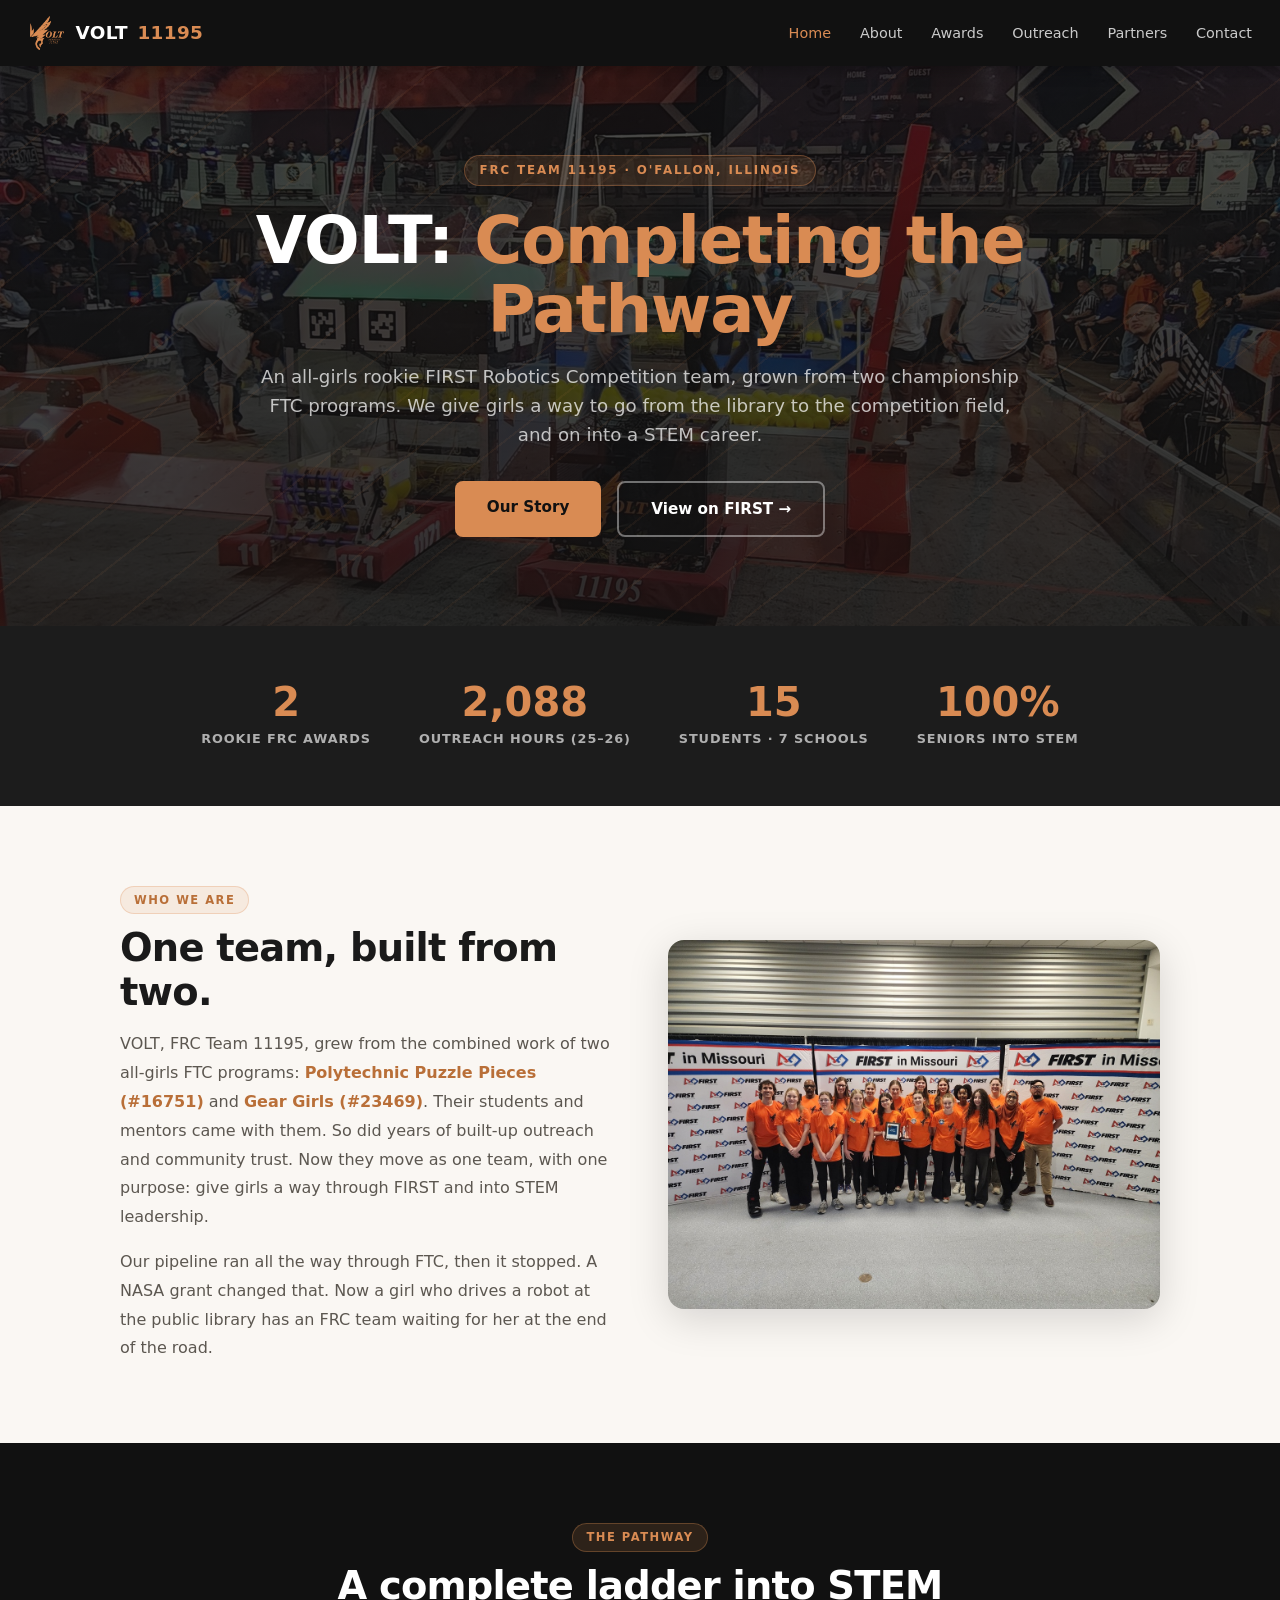
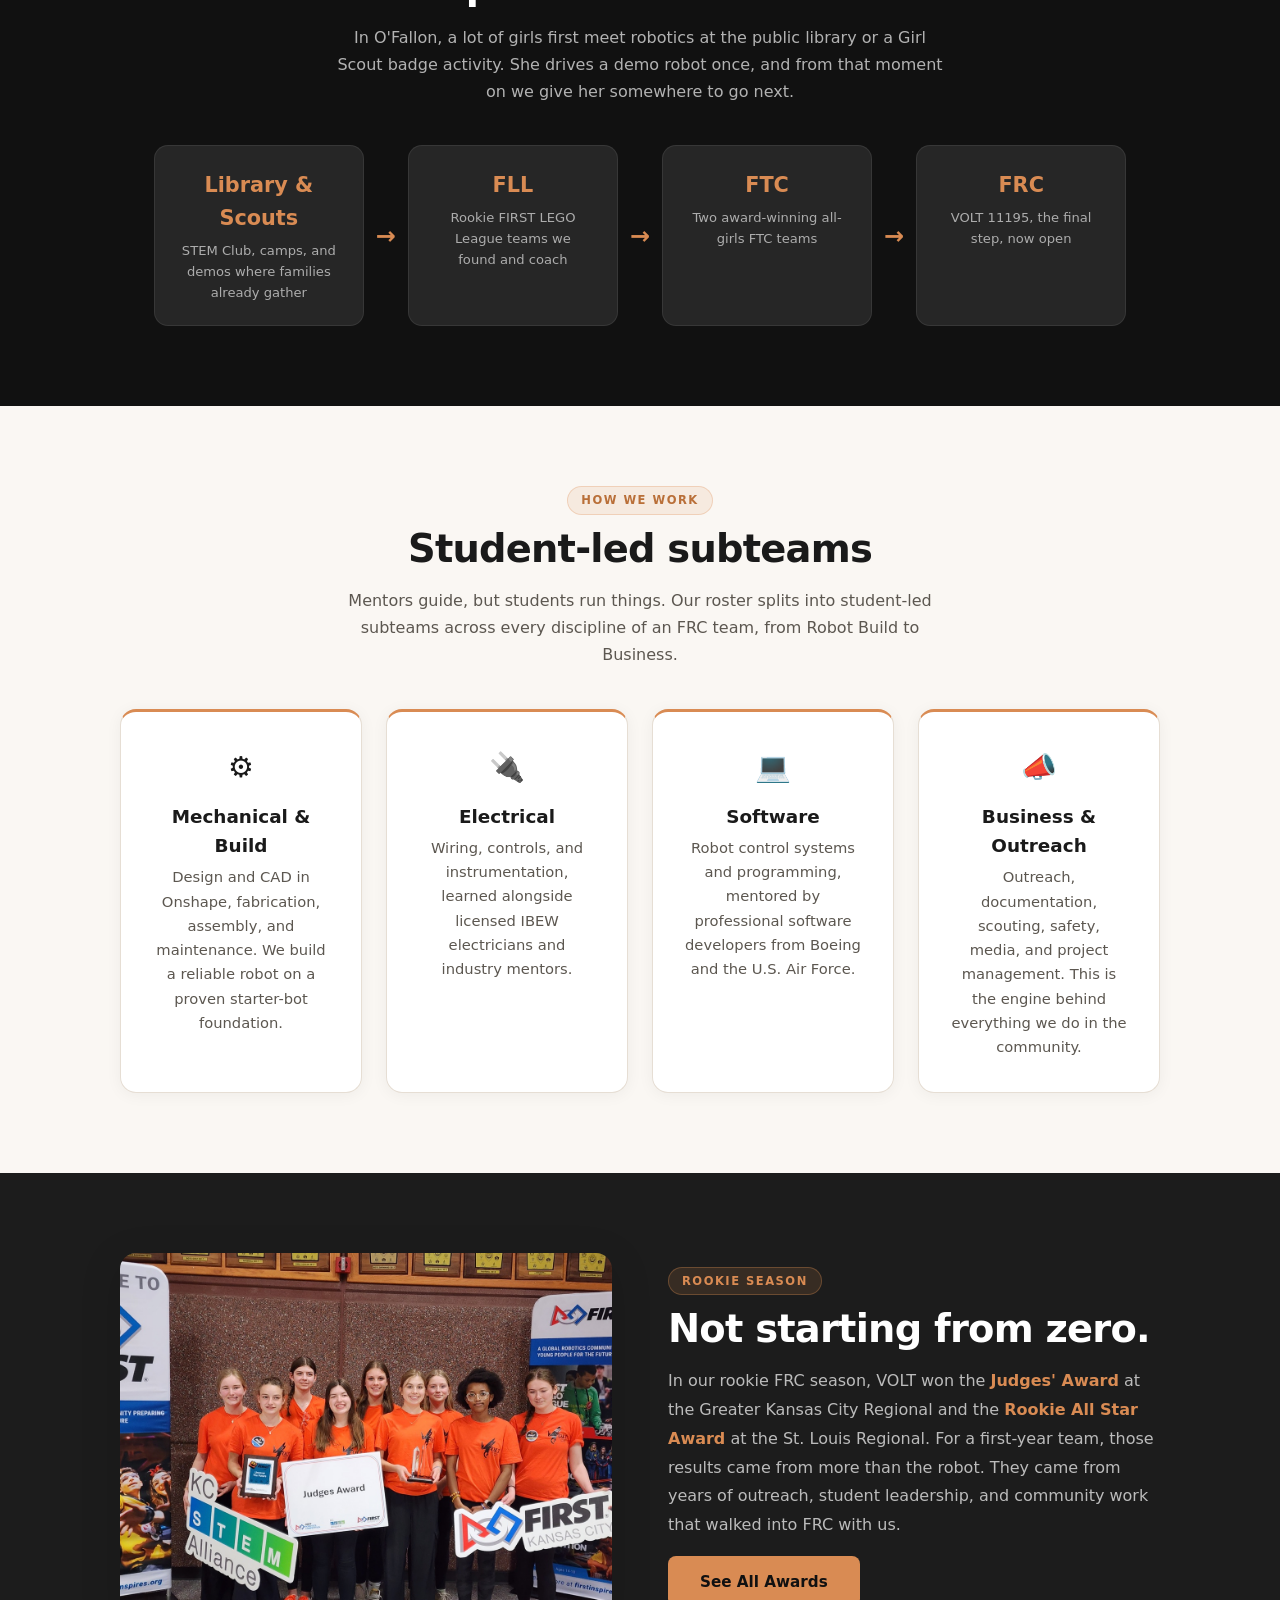
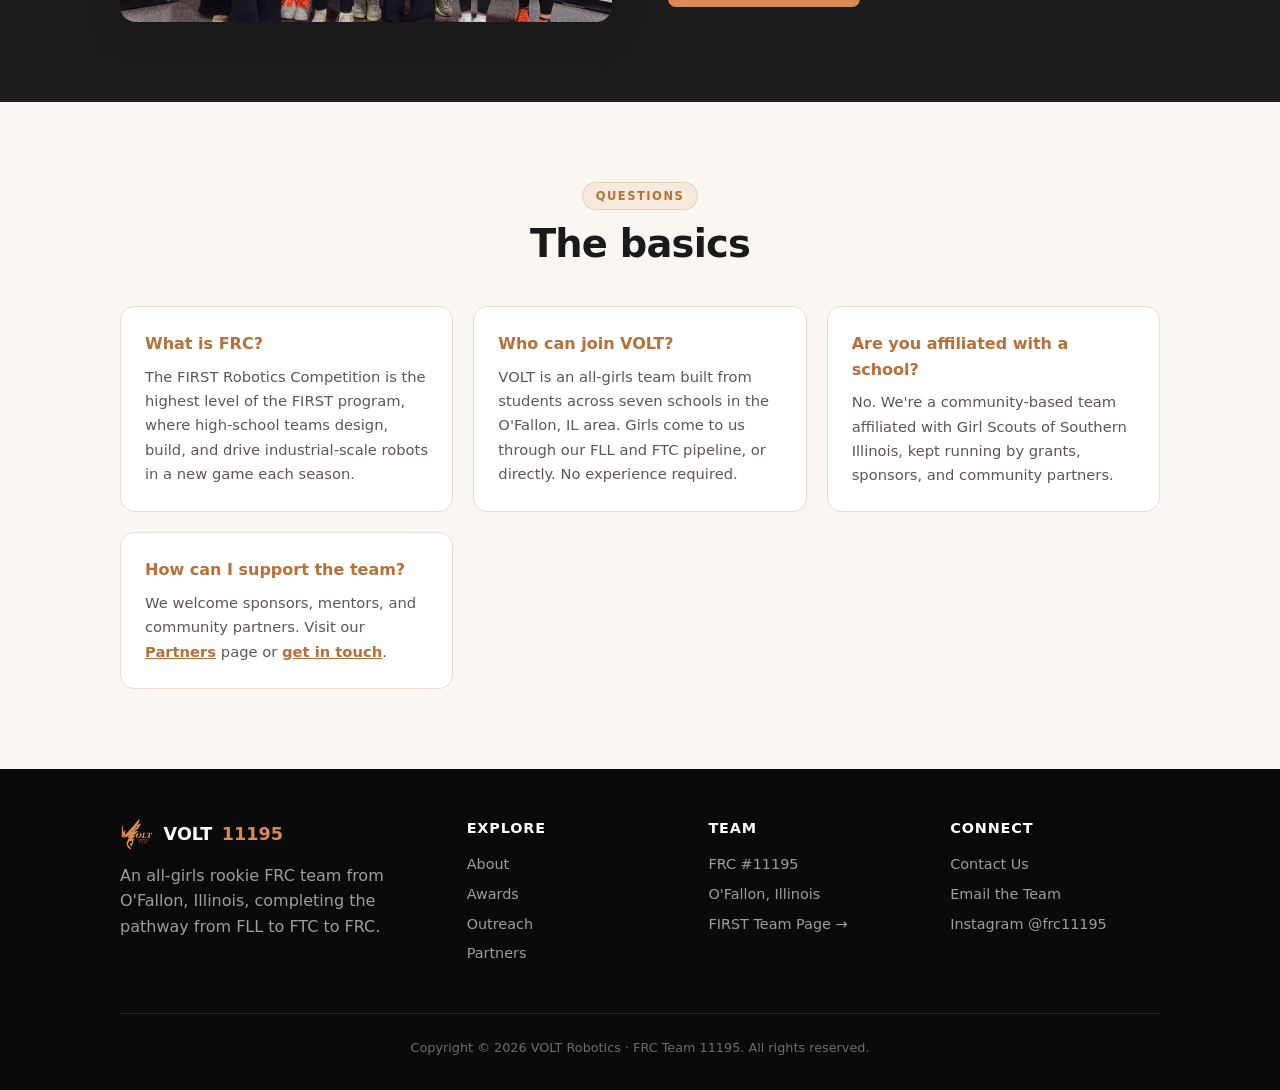
<file: index.html>
<!DOCTYPE html>
<html lang="en">
<head>
  <meta charset="UTF-8">
  <meta name="viewport" content="width=device-width, initial-scale=1.0">
  <title>VOLT Robotics – FRC Team 11195</title>
  <meta name="description" content="VOLT, FRC Team 11195, is an all-girls rookie FIRST Robotics Competition team from O'Fallon, Illinois, completing the pathway from FLL to FTC to FRC.">
  <link rel="stylesheet" href="css/styles.css">
</head>
<body>

<nav>
  <a class="nav-logo" href="index.html"><img src="images/volt-logo.png" alt="VOLT Robotics"> VOLT <span>11195</span></a>
  <ul class="nav-links">
    <li><a href="index.html">Home</a></li>
    <li><a href="about.html">About</a></li>
    <li><a href="awards.html">Awards</a></li>
    <li><a href="outreach.html">Outreach</a></li>
    <li><a href="partners.html">Partners</a></li>
    <li><a href="contact.html">Contact</a></li>
  </ul>
  <button class="nav-hamburger" aria-label="Menu"><span></span><span></span><span></span></button>
</nav>

<!-- HERO -->
<section class="hero">
  <div class="hero-bg" style="background-image:url('images/hero-field.jpg');"></div>
  <div class="hero-overlay"></div>
  <div class="hero-content">
    <div class="hero-eyebrow">FRC Team 11195 · O'Fallon, Illinois</div>
    <h1>VOLT: <em>Completing the Pathway</em></h1>
    <p>An all-girls rookie FIRST Robotics Competition team, grown from two championship FTC programs. We give girls a way to go from the library to the competition field, and on into a STEM career.</p>
    <div class="hero-btns">
      <a href="about.html" class="btn btn-orange">Our Story</a>
      <a href="https://frc-events.firstinspires.org/team/11195" target="_blank" rel="noopener" class="btn btn-outline">View on FIRST →</a>
    </div>
  </div>
</section>

<!-- STATS -->
<section class="bg-dark-2" style="padding:3rem 1.5rem;">
  <div class="container">
    <div class="stats-row fade-in">
      <div class="text-center"><div class="stat-num">2</div><div class="stat-label">Rookie FRC Awards</div></div>
      <div class="text-center"><div class="stat-num">2,088</div><div class="stat-label">Outreach Hours (25–26)</div></div>
      <div class="text-center"><div class="stat-num">15</div><div class="stat-label">Students · 7 Schools</div></div>
      <div class="text-center"><div class="stat-num">100%</div><div class="stat-label">Seniors Into STEM</div></div>

    </div>
  </div>
</section>

<!-- INTRO -->
<section class="bg-light">
  <div class="container split fade-in">
    <div>
      <span class="section-tag">Who We Are</span>
      <h2 class="section-title">One team, built from two.</h2>
      <p style="color:var(--text-faded); line-height:1.8; margin-bottom:1rem;">VOLT, FRC Team 11195, grew from the combined work of two all-girls FTC programs: <a href="https://p3robotics.com" target="_blank" rel="noopener" style="color:var(--orange-deep); font-weight:600; text-decoration:none;">Polytechnic Puzzle Pieces (#16751)</a> and <a href="https://geargirlsrobotics.com" target="_blank" rel="noopener" style="color:var(--orange-deep); font-weight:600; text-decoration:none;">Gear Girls (#23469)</a>. Their students and mentors came with them. So did years of built-up outreach and community trust. Now they move as one team, with one purpose: give girls a way through FIRST and into STEM leadership.</p>
      <p style="color:var(--text-faded); line-height:1.8;">Our pipeline ran all the way through FTC, then it stopped. A NASA grant changed that. Now a girl who drives a robot at the public library has an FRC team waiting for her at the end of the road.</p>
    </div>
    <div><img src="images/team-missouri.jpg" alt="VOLT team at FIRST in Missouri" loading="lazy"></div>
  </div>
</section>

<!-- THE PATHWAY -->
<section class="bg-dark">
  <div class="container text-center fade-in">
    <span class="section-tag">The Pathway</span>
    <h2 class="section-title" style="color:white;">A complete ladder into STEM</h2>
    <p class="section-sub">In O'Fallon, a lot of girls first meet robotics at the public library or a Girl Scout badge activity. She drives a demo robot once, and from that moment on we give her somewhere to go next.</p>
    <div class="pathway">
      <div class="pathway-step"><div class="lvl">Library &amp; Scouts</div><div class="desc">STEM Club, camps, and demos where families already gather</div></div>
      <div class="pathway-arrow">→</div>
      <div class="pathway-step"><div class="lvl">FLL</div><div class="desc">Rookie FIRST LEGO League teams we found and coach</div></div>
      <div class="pathway-arrow">→</div>
      <div class="pathway-step"><div class="lvl">FTC</div><div class="desc">Two award-winning all-girls FTC teams</div></div>
      <div class="pathway-arrow">→</div>
      <div class="pathway-step"><div class="lvl">FRC</div><div class="desc">VOLT 11195, the final step, now open</div></div>
    </div>
  </div>
</section>

<!-- SUBTEAMS / AREAS -->
<section class="bg-light">
  <div class="container text-center fade-in">
    <span class="section-tag">How We Work</span>
    <h2 class="section-title">Student-led subteams</h2>
    <p class="section-sub">Mentors guide, but students run things. Our roster splits into student-led subteams across every discipline of an FRC team, from Robot Build to Business.</p>
    <div class="features-row">
      <div class="card card-top"><div class="icon">⚙️</div><h3>Mechanical &amp; Build</h3><p>Design and CAD in Onshape, fabrication, assembly, and maintenance. We build a reliable robot on a proven starter-bot foundation.</p></div>
      <div class="card card-top"><div class="icon">🔌</div><h3>Electrical</h3><p>Wiring, controls, and instrumentation, learned alongside licensed IBEW electricians and industry mentors.</p></div>
      <div class="card card-top"><div class="icon">💻</div><h3>Software</h3><p>Robot control systems and programming, mentored by professional software developers from Boeing and the U.S. Air Force.</p></div>
      <div class="card card-top"><div class="icon">📣</div><h3>Business &amp; Outreach</h3><p>Outreach, documentation, scouting, safety, media, and project management. This is the engine behind everything we do in the community.</p></div>
    </div>
  </div>
</section>

<!-- ROOKIE SEASON HIGHLIGHT -->
<section class="bg-dark-2">
  <div class="container split fade-in">
    <div><img src="images/award-judges-kc.jpg" alt="VOLT wins the Judges' Award at Greater Kansas City" loading="lazy"></div>
    <div>
      <span class="section-tag">Rookie Season</span>
      <h2 class="section-title" style="color:white;">Not starting from zero.</h2>
      <p style="color:rgba(255,255,255,0.7); line-height:1.8; margin-bottom:1rem;">In our rookie FRC season, VOLT won the <strong style="color:var(--orange);">Judges' Award</strong> at the Greater Kansas City Regional and the <strong style="color:var(--orange);">Rookie All Star Award</strong> at the St. Louis Regional. For a first-year team, those results came from more than the robot. They came from years of outreach, student leadership, and community work that walked into FRC with us.</p>
      <a href="awards.html" class="btn btn-orange">See All Awards</a>
    </div>
  </div>
</section>

<!-- FAQ -->
<section class="bg-light">
  <div class="container fade-in">
    <div class="text-center">
      <span class="section-tag">Questions</span>
      <h2 class="section-title">The basics</h2>
    </div>
    <div class="faq-grid" style="margin-top:2.5rem;">
      <div class="faq-item"><h4>What is FRC?</h4><p>The FIRST Robotics Competition is the highest level of the FIRST program, where high-school teams design, build, and drive industrial-scale robots in a new game each season.</p></div>
      <div class="faq-item"><h4>Who can join VOLT?</h4><p>VOLT is an all-girls team built from students across seven schools in the O'Fallon, IL area. Girls come to us through our FLL and FTC pipeline, or directly. No experience required.</p></div>
      <div class="faq-item"><h4>Are you affiliated with a school?</h4><p>No. We're a community-based team affiliated with Girl Scouts of Southern Illinois, kept running by grants, sponsors, and community partners.</p></div>
      <div class="faq-item"><h4>How can I support the team?</h4><p>We welcome sponsors, mentors, and community partners. Visit our <a href="partners.html" style="color:var(--orange-deep); font-weight:600;">Partners</a> page or <a href="contact.html" style="color:var(--orange-deep); font-weight:600;">get in touch</a>.</p></div>
    </div>
  </div>
</section>

<footer>
  <div class="footer-inner">
    <div>
      <div class="footer-brand"><img src="images/volt-logo.png" alt="VOLT"> VOLT <span>11195</span></div>
      <p>An all-girls rookie FRC team from O'Fallon, Illinois, completing the pathway from FLL to FTC to FRC.</p>
    </div>
    <div class="footer-col">
      <h4>Explore</h4>
      <a href="about.html">About</a>
      <a href="awards.html">Awards</a>
      <a href="outreach.html">Outreach</a>
      <a href="partners.html">Partners</a>
    </div>
    <div class="footer-col">
      <h4>Team</h4>
      <p>FRC #11195</p>
      <p>O'Fallon, Illinois</p>
      <a href="https://frc-events.firstinspires.org/team/11195" target="_blank" rel="noopener">FIRST Team Page →</a>
    </div>
    <div class="footer-col">
      <h4>Connect</h4>
      <a href="contact.html">Contact Us</a>
      <a href="mailto:george.a.mitchom@gmail.com">Email the Team</a>
      <a href="https://www.instagram.com/frc11195/" target="_blank" rel="noopener">Instagram @frc11195</a>
    </div>
  </div>
  <div class="footer-bottom">Copyright © 2026 VOLT Robotics · FRC Team 11195. All rights reserved.</div>
</footer>

<script src="js/main.js"></script>
</body>
</html>
</file>
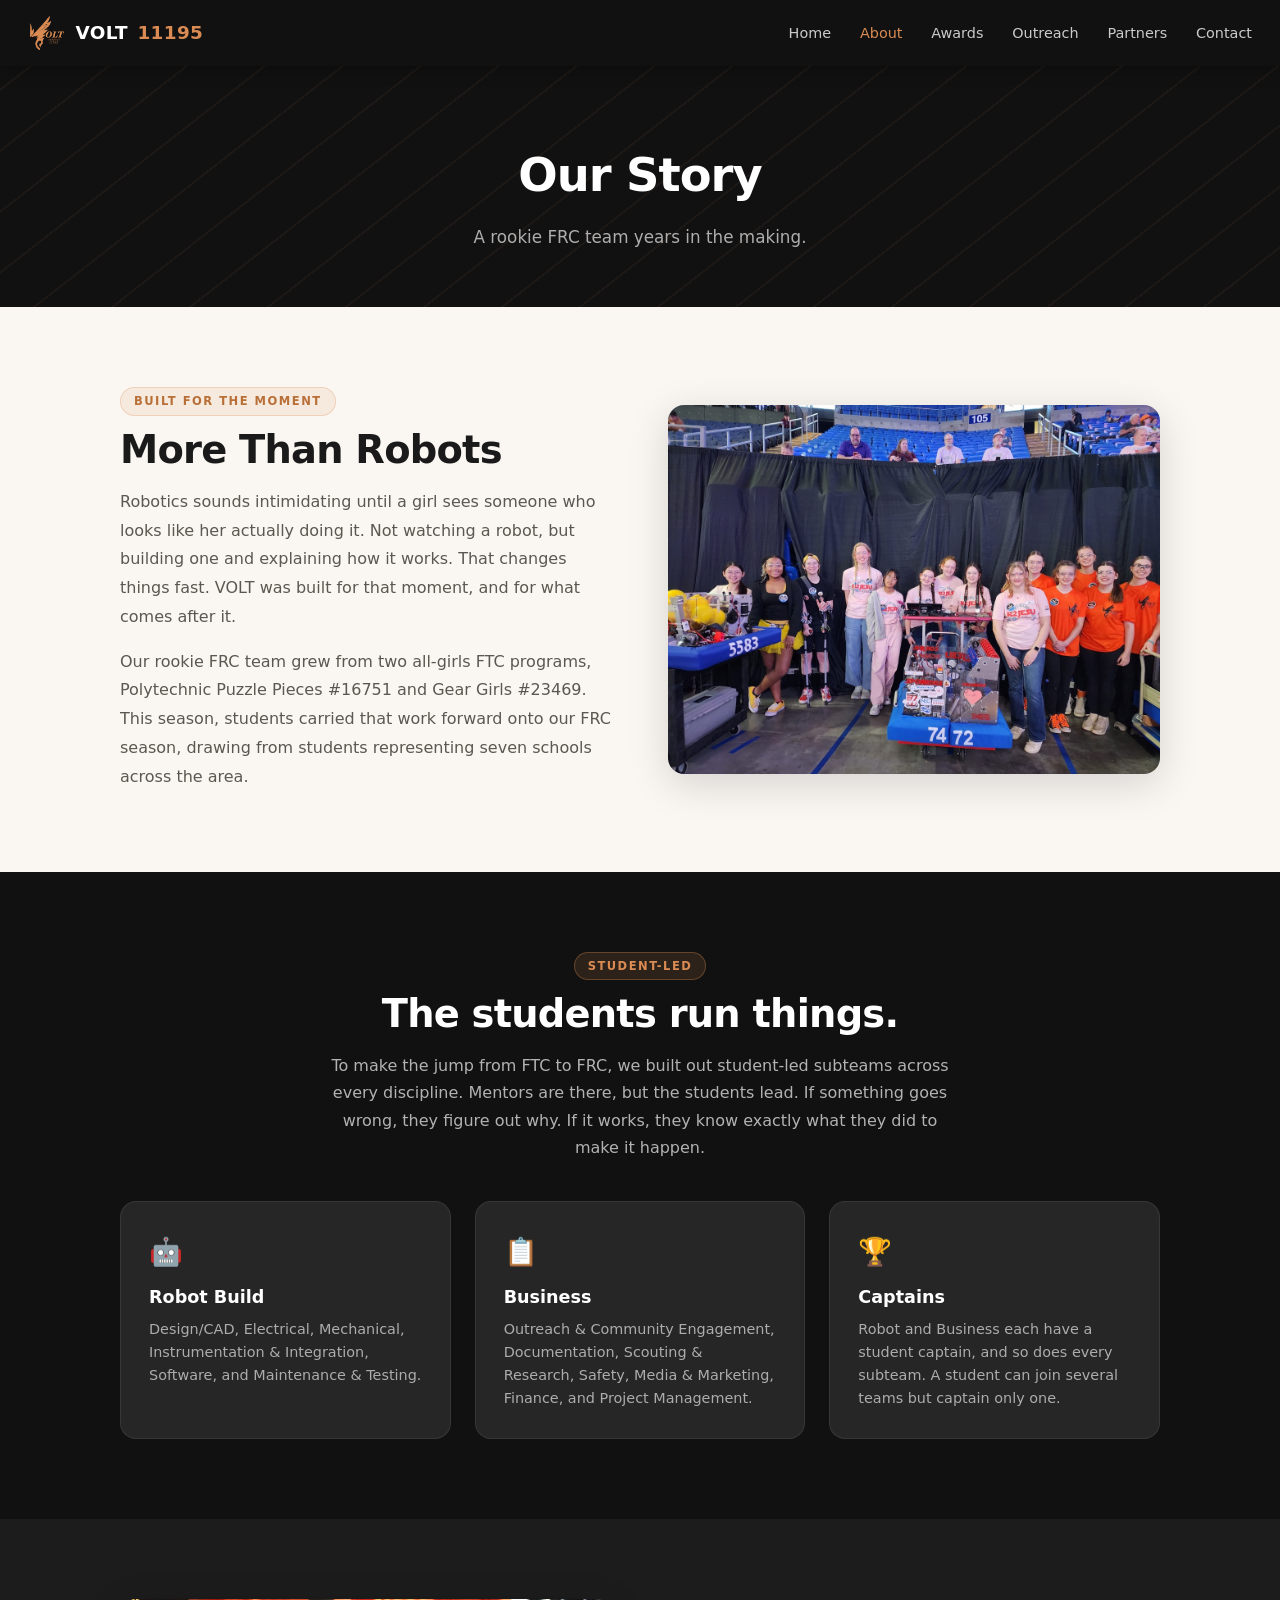
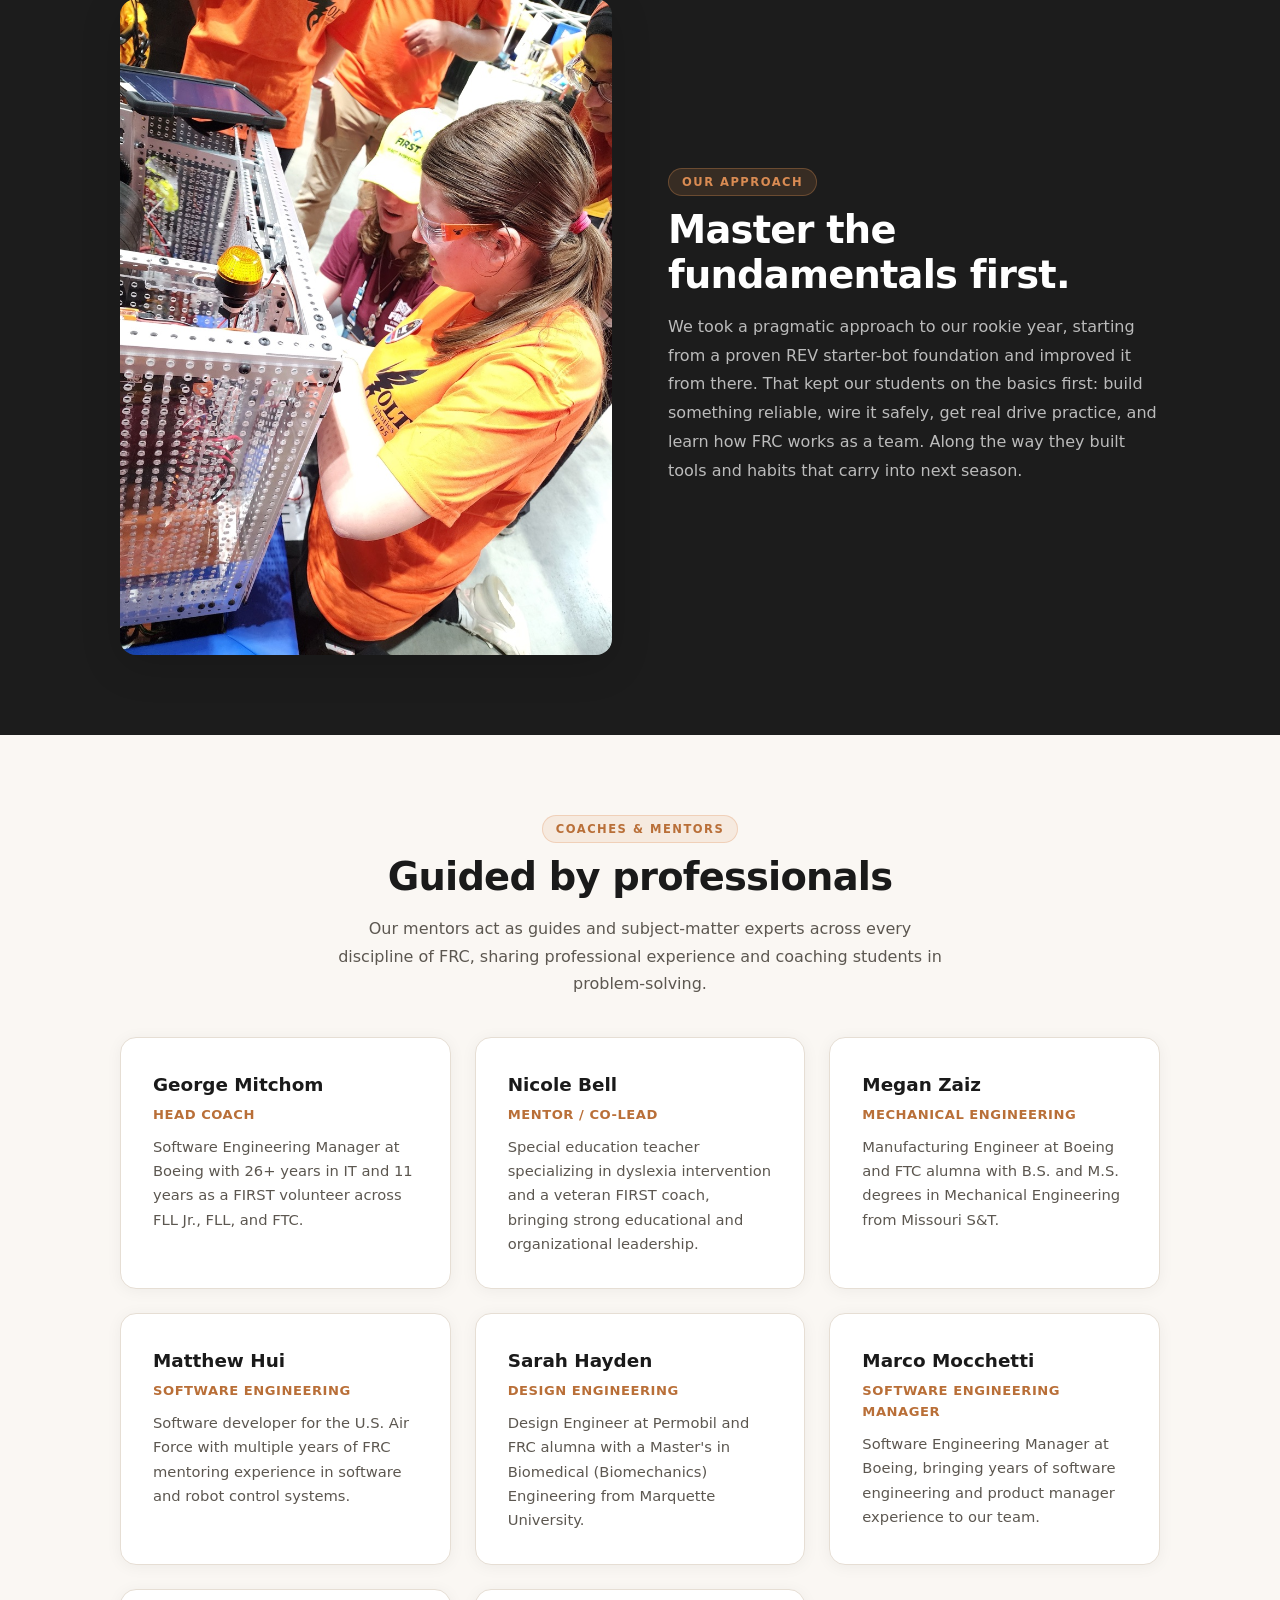
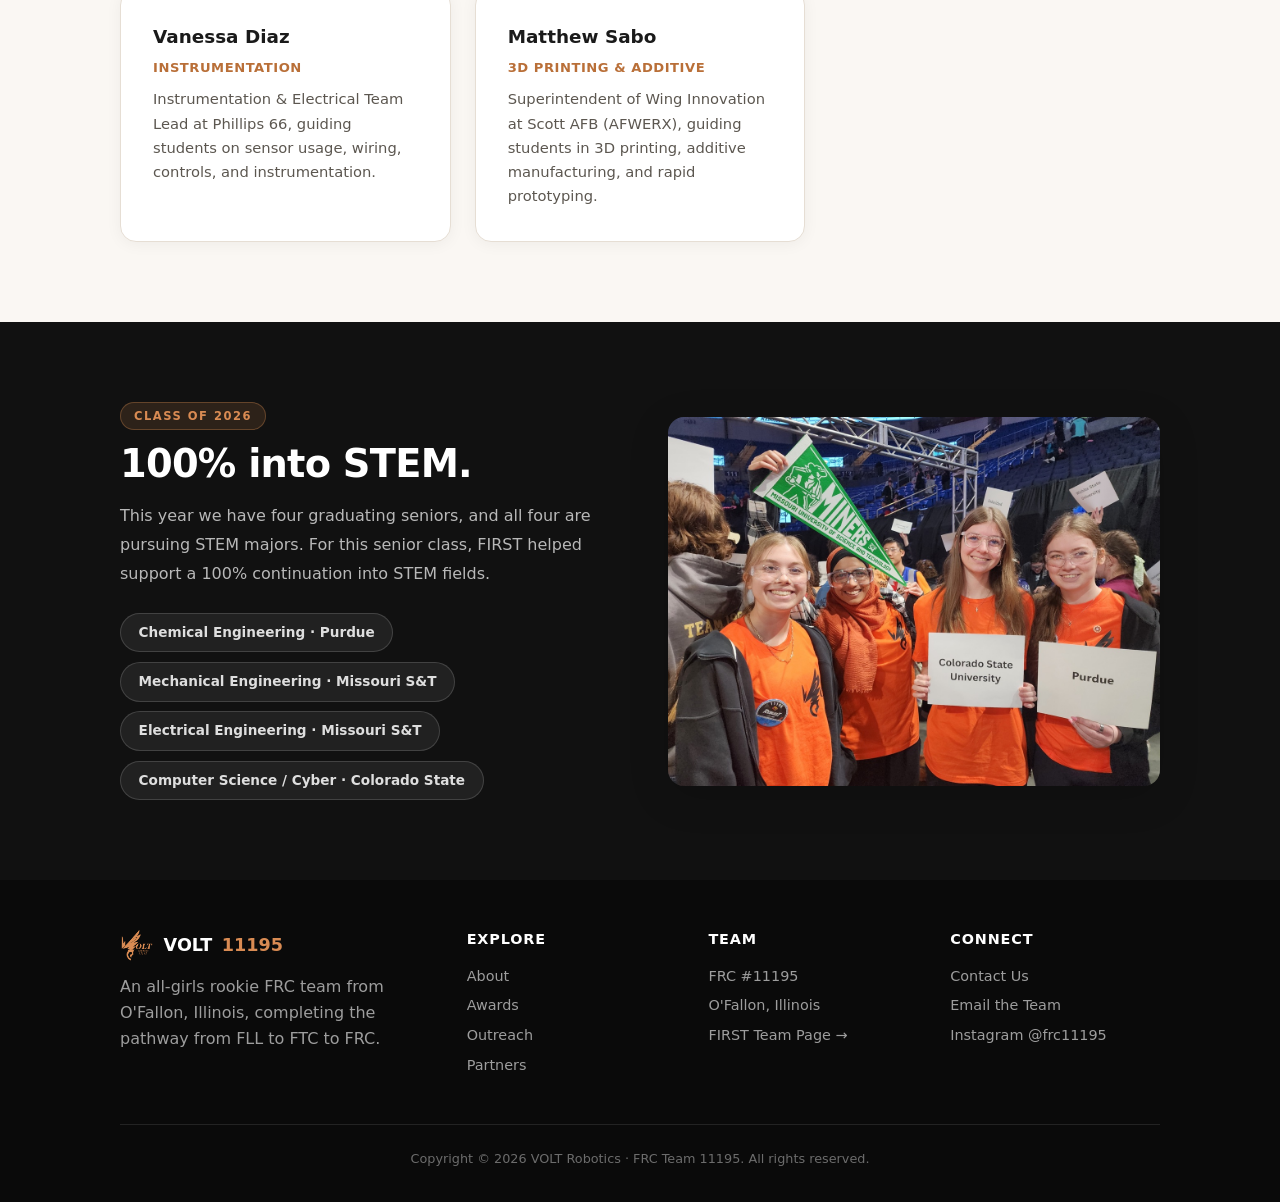
<file: about.html>
<!DOCTYPE html>
<html lang="en">
<head>
  <meta charset="UTF-8">
  <meta name="viewport" content="width=device-width, initial-scale=1.0">
  <title>About – VOLT Robotics FRC 11195</title>
  <meta name="description" content="The story of VOLT, FRC Team 11195, a rookie all-girls team built from two FTC programs, with its student-led subteams, mentors, and graduating seniors.">
  <link rel="stylesheet" href="css/styles.css">
</head>
<body>

<nav>
  <a class="nav-logo" href="index.html"><img src="images/volt-logo.png" alt="VOLT Robotics"> VOLT <span>11195</span></a>
  <ul class="nav-links">
    <li><a href="index.html">Home</a></li>
    <li><a href="about.html">About</a></li>
    <li><a href="awards.html">Awards</a></li>
    <li><a href="outreach.html">Outreach</a></li>
    <li><a href="partners.html">Partners</a></li>
    <li><a href="contact.html">Contact</a></li>
  </ul>
  <button class="nav-hamburger" aria-label="Menu"><span></span><span></span><span></span></button>
</nav>

<div class="page-hero">
  <h1>Our Story</h1>
  <p>A rookie FRC team years in the making.</p>
</div>

<!-- STORY -->
<section class="bg-light">
  <div class="container split fade-in">
    <div>
      <span class="section-tag">Built for the Moment</span>
      <h2 class="section-title">More Than Robots</h2>
      <p style="color:var(--text-faded); line-height:1.8; margin-bottom:1rem;">Robotics sounds intimidating until a girl sees someone who looks like her actually doing it. Not watching a robot, but building one and explaining how it works. That changes things fast. VOLT was built for that moment, and for what comes after it.</p>
      <p style="color:var(--text-faded); line-height:1.8;">Our rookie FRC team grew from two all-girls FTC programs, Polytechnic Puzzle Pieces #16751 and Gear Girls #23469. This season, students carried that work forward onto our FRC season, drawing from students representing seven schools across the area.</p>
    </div>
    <div><img src="images/team-field.jpg" alt="VOLT team on the competition field" loading="lazy"></div>
  </div>
</section>

<!-- STUDENT-LED -->
<section class="bg-dark">
  <div class="container fade-in">
    <div class="text-center">
      <span class="section-tag">Student-Led</span>
      <h2 class="section-title" style="color:white;">The students run things.</h2>
      <p class="section-sub">To make the jump from FTC to FRC, we built out student-led subteams across every discipline. Mentors are there, but the students lead. If something goes wrong, they figure out why. If it works, they know exactly what they did to make it happen.</p>
    </div>
    <div class="cards-grid" style="margin-top:1rem;">
      <div class="feature-dark"><div class="icon">🤖</div><h3>Robot Build</h3><p>Design/CAD, Electrical, Mechanical, Instrumentation &amp; Integration, Software, and Maintenance &amp; Testing.</p></div>
      <div class="feature-dark"><div class="icon">📋</div><h3>Business</h3><p>Outreach &amp; Community Engagement, Documentation, Scouting &amp; Research, Safety, Media &amp; Marketing, Finance, and Project Management.</p></div>
      <div class="feature-dark"><div class="icon">🏆</div><h3>Captains</h3><p>Robot and Business each have a student captain, and so does every subteam. A student can join several teams but captain only one.</p></div>
    </div>
    
  </div>
</section>

<!-- ROBOT STRATEGY -->
<section class="bg-dark-2">
  <div class="container split fade-in">
    <div><img src="images/build-closeup.jpg" alt="A VOLT student working on the robot" loading="lazy"></div>
    <div>
      <span class="section-tag">Our Approach</span>
      <h2 class="section-title" style="color:white;">Master the fundamentals first.</h2>
      <p style="color:rgba(255,255,255,0.7); line-height:1.8;">We took a pragmatic approach to our rookie year, starting from a proven REV starter-bot foundation and improved it from there. That kept our students on the basics first: build something reliable, wire it safely, get real drive practice, and learn how FRC works as a team. Along the way they built tools and habits that carry into next season.</p>
    </div>
  </div>
</section>

<!-- MENTORS -->
<section class="bg-light">
  <div class="container fade-in">
    <div class="text-center">
      <span class="section-tag">Coaches &amp; Mentors</span>
      <h2 class="section-title">Guided by professionals</h2>
      <p class="section-sub">Our mentors act as guides and subject-matter experts across every discipline of FRC, sharing professional experience and coaching students in problem-solving.</p>
    </div>
    <div class="cards-grid">
      <div class="card"><div class="card-name">George Mitchom</div><div class="card-role">Head Coach</div><p class="card-bio">Software Engineering Manager at Boeing with 26+ years in IT and 11 years as a FIRST volunteer across FLL Jr., FLL, and FTC.</p></div>
      <div class="card"><div class="card-name">Nicole Bell</div><div class="card-role">Mentor / Co-Lead</div><p class="card-bio">Special education teacher specializing in dyslexia intervention and a veteran FIRST coach, bringing strong educational and organizational leadership.</p></div>
      <div class="card"><div class="card-name">Megan Zaiz</div><div class="card-role">Mechanical Engineering</div><p class="card-bio">Manufacturing Engineer at Boeing and FTC alumna with B.S. and M.S. degrees in Mechanical Engineering from Missouri S&amp;T.</p></div>
      <div class="card"><div class="card-name">Matthew Hui</div><div class="card-role">Software Engineering</div><p class="card-bio">Software developer for the U.S. Air Force with multiple years of FRC mentoring experience in software and robot control systems.</p></div>
      <div class="card"><div class="card-name">Sarah Hayden</div><div class="card-role">Design Engineering</div><p class="card-bio">Design Engineer at Permobil and FRC alumna with a Master's in Biomedical (Biomechanics) Engineering from Marquette University.</p></div>
      <div class="card"><div class="card-name">Marco Mocchetti</div><div class="card-role">Software Engineering Manager</div><p class="card-bio">Software Engineering Manager at Boeing, bringing years of software engineering and product manager experience to our team.</p></div>
      <div class="card"><div class="card-name">Vanessa Diaz</div><div class="card-role">Instrumentation</div><p class="card-bio">Instrumentation &amp; Electrical Team Lead at Phillips 66, guiding students on sensor usage, wiring, controls, and instrumentation.</p></div>
      <div class="card"><div class="card-name">Matthew Sabo</div><div class="card-role">3D Printing &amp; Additive</div><p class="card-bio">Superintendent of Wing Innovation at Scott AFB (AFWERX), guiding students in 3D printing, additive manufacturing, and rapid prototyping.</p></div>
    </div>
  </div>
</section>

<!-- SENIORS -->
<section class="bg-dark">
  <div class="container split fade-in">
    <div>
      <span class="section-tag">Class of 2026</span>
      <h2 class="section-title" style="color:white;">100% into STEM.</h2>
      <p style="color:rgba(255,255,255,0.7); line-height:1.8; margin-bottom:1.25rem;">This year we have four graduating seniors, and all four are pursuing STEM majors. For this senior class, FIRST helped support a 100% continuation into STEM fields.</p>
      <div class="pill-row" style="justify-content:flex-start;">
        <span class="pill">Chemical Engineering · Purdue</span>
        <span class="pill">Mechanical Engineering · Missouri S&amp;T</span>
        <span class="pill">Electrical Engineering · Missouri S&amp;T</span>
        <span class="pill">Computer Science / Cyber · Colorado State</span>
      </div>
    </div>
    <div><img src="images/seniors-college.jpg" alt="VOLT seniors with their college commitments" loading="lazy"></div>
  </div>
</section>

<footer>
  <div class="footer-inner">
    <div>
      <div class="footer-brand"><img src="images/volt-logo.png" alt="VOLT"> VOLT <span>11195</span></div>
      <p>An all-girls rookie FRC team from O'Fallon, Illinois, completing the pathway from FLL to FTC to FRC.</p>
    </div>
    <div class="footer-col"><h4>Explore</h4><a href="about.html">About</a><a href="awards.html">Awards</a><a href="outreach.html">Outreach</a><a href="partners.html">Partners</a></div>
    <div class="footer-col"><h4>Team</h4><p>FRC #11195</p><p>O'Fallon, Illinois</p><a href="https://frc-events.firstinspires.org/team/11195" target="_blank" rel="noopener">FIRST Team Page →</a></div>
    <div class="footer-col"><h4>Connect</h4><a href="contact.html">Contact Us</a><a href="mailto:george.a.mitchom@gmail.com">Email the Team</a><a href="https://www.instagram.com/frc11195/" target="_blank" rel="noopener">Instagram @frc11195</a></div>
  </div>
  <div class="footer-bottom">Copyright © 2026 VOLT Robotics · FRC Team 11195. All rights reserved.</div>
</footer>

<script src="js/main.js"></script>
</body>
</html>
</file>
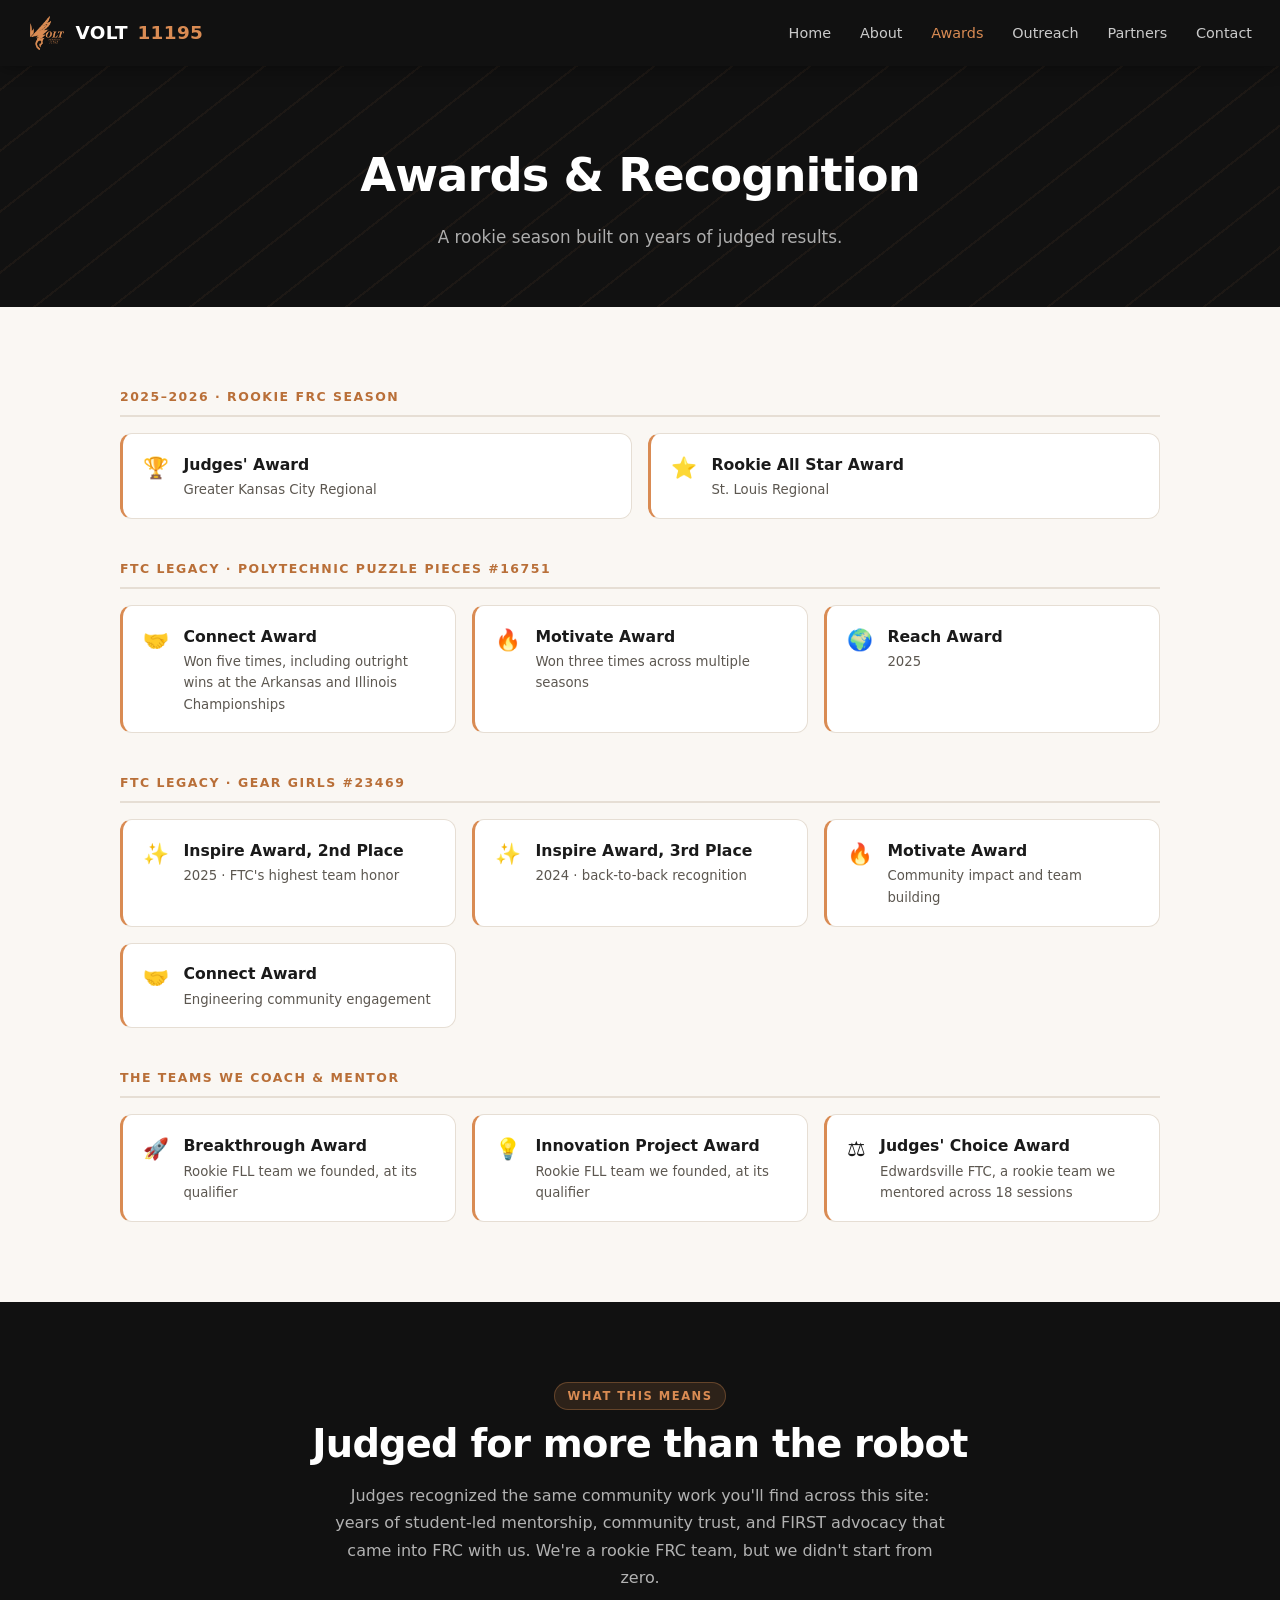
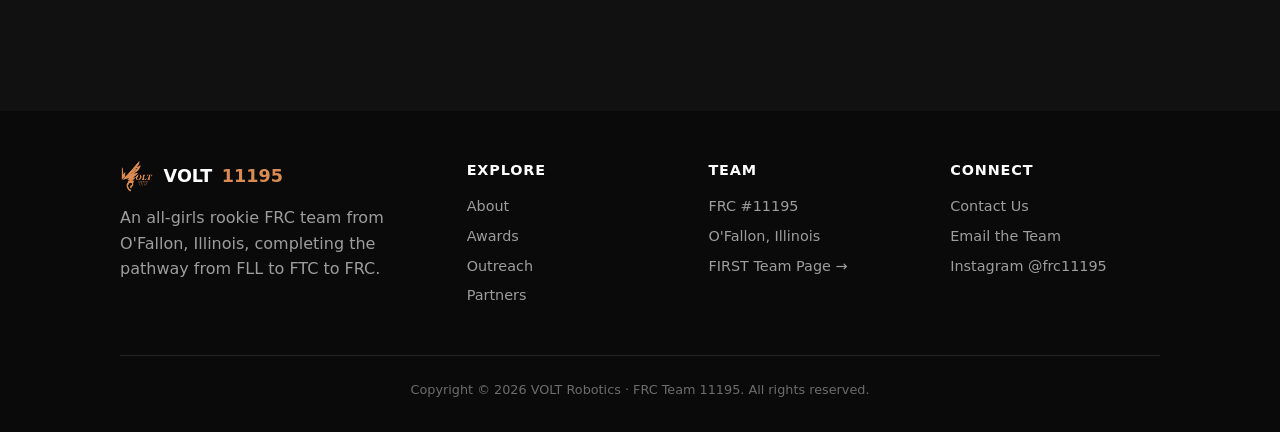
<file: awards.html>
<!DOCTYPE html>
<html lang="en">
<head>
  <meta charset="UTF-8">
  <meta name="viewport" content="width=device-width, initial-scale=1.0">
  <title>Awards – VOLT Robotics FRC 11195</title>
  <meta name="description" content="VOLT's rookie FRC awards plus the FTC and FLL award legacy the team was built on.">
  <link rel="stylesheet" href="css/styles.css">
</head>
<body>

<nav>
  <a class="nav-logo" href="index.html"><img src="images/volt-logo.png" alt="VOLT Robotics"> VOLT <span>11195</span></a>
  <ul class="nav-links">
    <li><a href="index.html">Home</a></li>
    <li><a href="about.html">About</a></li>
    <li><a href="awards.html">Awards</a></li>
    <li><a href="outreach.html">Outreach</a></li>
    <li><a href="partners.html">Partners</a></li>
    <li><a href="contact.html">Contact</a></li>
  </ul>
  <button class="nav-hamburger" aria-label="Menu"><span></span><span></span><span></span></button>
</nav>

<div class="page-hero">
  <h1>Awards &amp; Recognition</h1>
  <p>A rookie season built on years of judged results.</p>
</div>

<!-- FRC ROOKIE -->
<section class="bg-light">
  <div class="container fade-in">
    <div class="award-block">
      <div class="award-season">2025–2026 · Rookie FRC Season</div>
      <div class="award-grid">
        <div class="award-card"><span class="trophy">🏆</span><div><div class="aw-name">Judges' Award</div><div class="aw-event">Greater Kansas City Regional</div></div></div>
        <div class="award-card"><span class="trophy">⭐</span><div><div class="aw-name">Rookie All Star Award</div><div class="aw-event">St. Louis Regional</div></div></div>
      </div>
    </div>

    <div class="award-block">
      <div class="award-season">FTC Legacy · Polytechnic Puzzle Pieces #16751</div>
      <div class="award-grid">
        <div class="award-card"><span class="trophy">🤝</span><div><div class="aw-name">Connect Award</div><div class="aw-event">Won five times, including outright wins at the Arkansas and Illinois Championships</div></div></div>
        <div class="award-card"><span class="trophy">🔥</span><div><div class="aw-name">Motivate Award</div><div class="aw-event">Won three times across multiple seasons</div></div></div>
        <div class="award-card"><span class="trophy">🌍</span><div><div class="aw-name">Reach Award</div><div class="aw-event">2025</div></div></div>
      </div>
    </div>

    <div class="award-block">
      <div class="award-season">FTC Legacy · Gear Girls #23469</div>
      <div class="award-grid">
        <div class="award-card"><span class="trophy">✨</span><div><div class="aw-name">Inspire Award, 2nd Place</div><div class="aw-event">2025 · FTC's highest team honor</div></div></div>
        <div class="award-card"><span class="trophy">✨</span><div><div class="aw-name">Inspire Award, 3rd Place</div><div class="aw-event">2024 · back-to-back recognition</div></div></div>
        <div class="award-card"><span class="trophy">🔥</span><div><div class="aw-name">Motivate Award</div><div class="aw-event">Community impact and team building</div></div></div>
        <div class="award-card"><span class="trophy">🤝</span><div><div class="aw-name">Connect Award</div><div class="aw-event">Engineering community engagement</div></div></div>
      </div>
    </div>

    <div class="award-block" style="margin-bottom:0;">
      <div class="award-season">The Teams We Coach &amp; Mentor</div>
      <div class="award-grid">
        <div class="award-card"><span class="trophy">🚀</span><div><div class="aw-name">Breakthrough Award</div><div class="aw-event">Rookie FLL team we founded, at its qualifier</div></div></div>
        <div class="award-card"><span class="trophy">💡</span><div><div class="aw-name">Innovation Project Award</div><div class="aw-event">Rookie FLL team we founded, at its qualifier</div></div></div>
        <div class="award-card"><span class="trophy">⚖️</span><div><div class="aw-name">Judges' Choice Award</div><div class="aw-event">Edwardsville FTC, a rookie team we mentored across 18 sessions</div></div></div>
      </div>
    </div>
  </div>
</section>

<!-- MEANING -->
<section class="bg-dark">
  <div class="container text-center fade-in">
    <span class="section-tag">What This Means</span>
    <h2 class="section-title" style="color:white;">Judged for more than the robot</h2>
    <p class="section-sub">Judges recognized the same community work you'll find across this site: years of student-led mentorship, community trust, and FIRST advocacy that came into FRC with us. We're a rookie FRC team, but we didn't start from zero.</p>
  </div>
</section>

<footer>
  <div class="footer-inner">
    <div>
      <div class="footer-brand"><img src="images/volt-logo.png" alt="VOLT"> VOLT <span>11195</span></div>
      <p>An all-girls rookie FRC team from O'Fallon, Illinois, completing the pathway from FLL to FTC to FRC.</p>
    </div>
    <div class="footer-col"><h4>Explore</h4><a href="about.html">About</a><a href="awards.html">Awards</a><a href="outreach.html">Outreach</a><a href="partners.html">Partners</a></div>
    <div class="footer-col"><h4>Team</h4><p>FRC #11195</p><p>O'Fallon, Illinois</p><a href="https://frc-events.firstinspires.org/team/11195" target="_blank" rel="noopener">FIRST Team Page →</a></div>
    <div class="footer-col"><h4>Connect</h4><a href="contact.html">Contact Us</a><a href="mailto:george.a.mitchom@gmail.com">Email the Team</a><a href="https://www.instagram.com/frc11195/" target="_blank" rel="noopener">Instagram @frc11195</a></div>
  </div>
  <div class="footer-bottom">Copyright © 2026 VOLT Robotics · FRC Team 11195. All rights reserved.</div>
</footer>

<script src="js/main.js"></script>
</body>
</html>
</file>
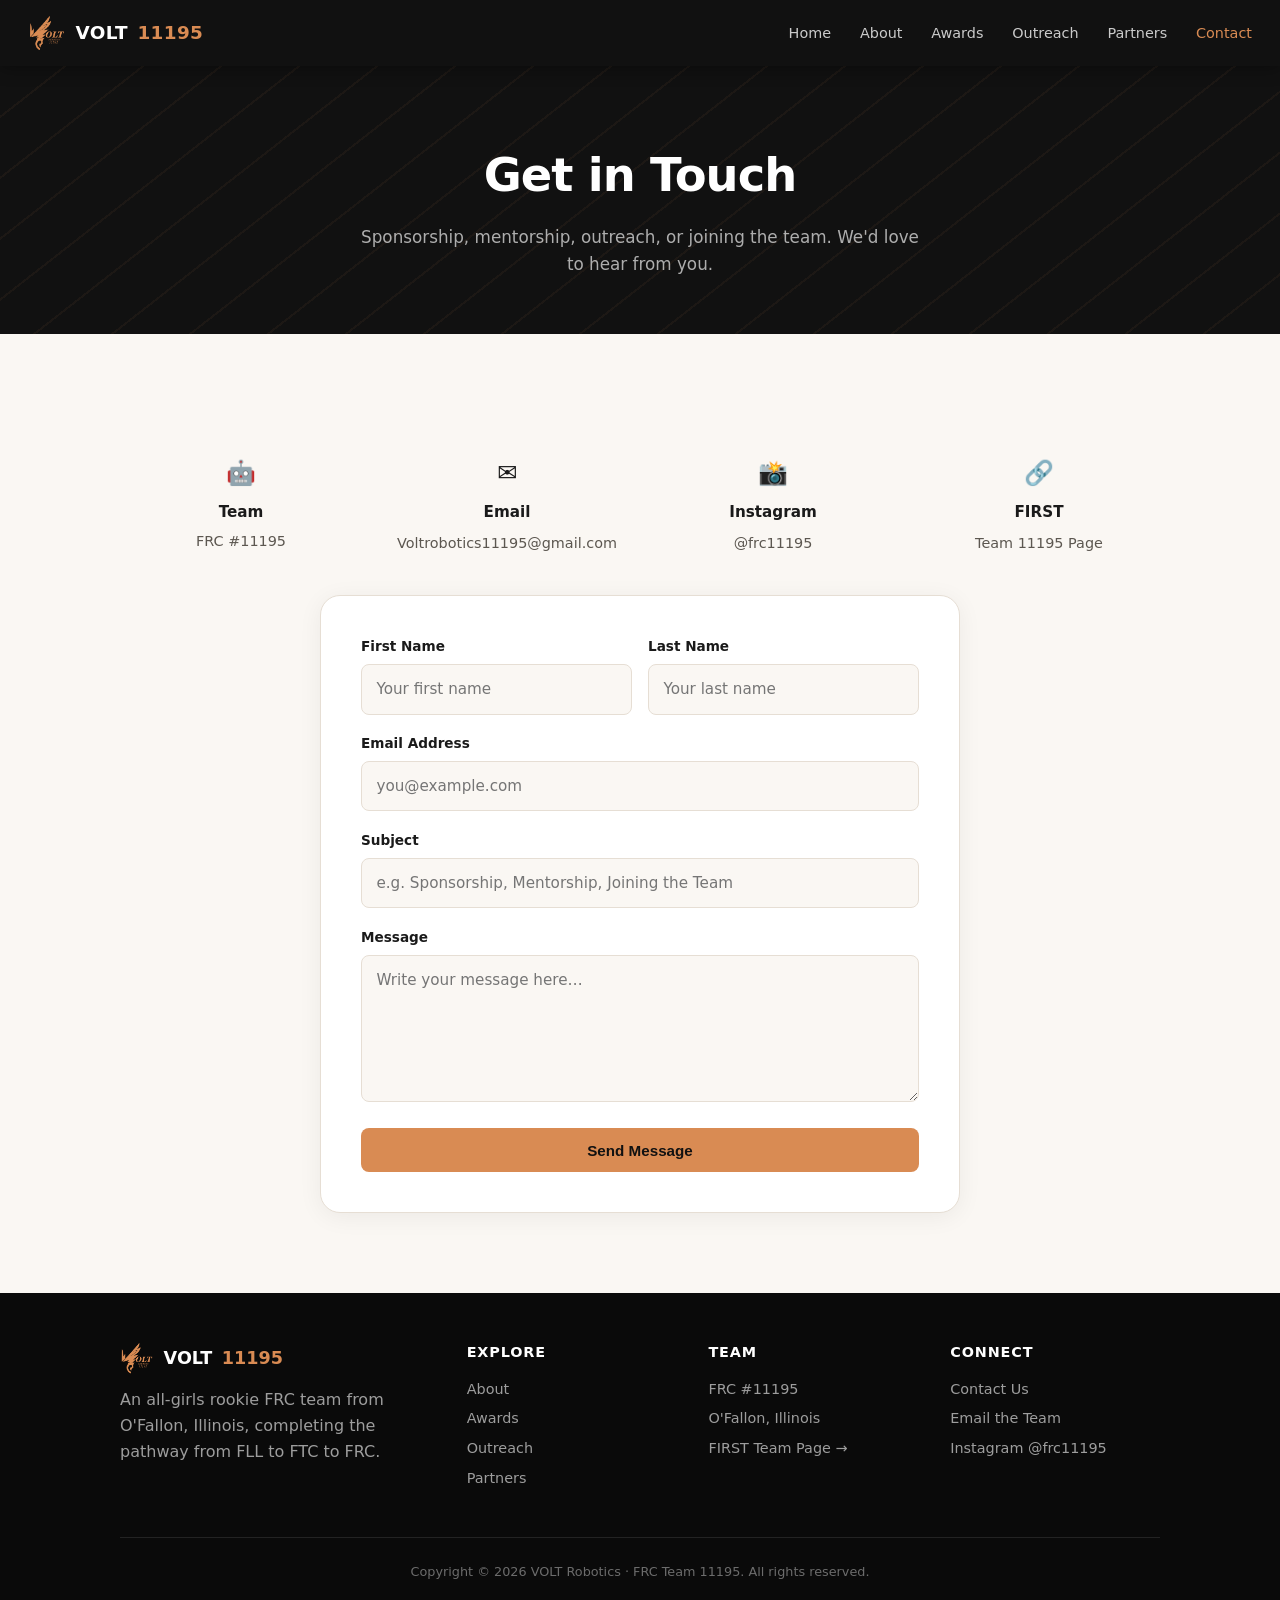
<file: contact.html>
<!DOCTYPE html>
<html lang="en">
<head>
  <meta charset="UTF-8">
  <meta name="viewport" content="width=device-width, initial-scale=1.0">
  <title>Contact – VOLT Robotics FRC 11195</title>
  <meta name="description" content="Get in touch with VOLT, FRC Team 11195, for sponsorship, mentorship, outreach, or joining the team.">
  <link rel="stylesheet" href="css/styles.css">
</head>
<body>

<nav>
  <a class="nav-logo" href="index.html"><img src="images/volt-logo.png" alt="VOLT Robotics"> VOLT <span>11195</span></a>
  <ul class="nav-links">
    <li><a href="index.html">Home</a></li>
    <li><a href="about.html">About</a></li>
    <li><a href="awards.html">Awards</a></li>
    <li><a href="outreach.html">Outreach</a></li>
    <li><a href="partners.html">Partners</a></li>
    <li><a href="contact.html">Contact</a></li>
  </ul>
  <button class="nav-hamburger" aria-label="Menu"><span></span><span></span><span></span></button>
</nav>

<div class="page-hero">
  <h1>Get in Touch</h1>
  <p>Sponsorship, mentorship, outreach, or joining the team. We'd love to hear from you.</p>
</div>

<section class="bg-light">
  <div class="container fade-in">

    <!-- CONTACT INFO -->
    <div class="contact-info">
      <div class="ci"><div class="icon">🤖</div><h4>Team</h4><p>FRC #11195</p></div>
      <div class="ci"><div class="icon">✉️</div><h4>Email</h4><a href="mailto:voltrobotics11195@gmail.com">Voltrobotics11195@gmail.com</a></div>
      <div class="ci"><div class="icon">📸</div><h4>Instagram</h4><a href="https://www.instagram.com/frc11195/" target="_blank" rel="noopener">@frc11195</a></div>
      <div class="ci"><div class="icon">🔗</div><h4>FIRST</h4><a href="https://frc-events.firstinspires.org/team/11195" target="_blank" rel="noopener">Team 11195 Page</a></div>
    </div>

    <!-- FORM -->
    <form id="contact-form" class="contact-wrap" action="https://api.web3forms.com/submit" method="POST">
      <input type="hidden" name="access_key" value="0938cc11-93f2-4fbd-9751-dfb22c23c641">
      <input type="hidden" name="subject" value="New Contact - VOLT Robotics FRC #11195">
      <input type="hidden" name="redirect" value="false">
      <input type="checkbox" name="botcheck" style="display:none;">

      <div class="form-row">
        <div class="form-group">
          <label for="firstName">First Name</label>
          <input type="text" id="firstName" name="firstName" placeholder="Your first name" required>
        </div>
        <div class="form-group">
          <label for="lastName">Last Name</label>
          <input type="text" id="lastName" name="lastName" placeholder="Your last name" required>
        </div>
      </div>
      <div class="form-group">
        <label for="email">Email Address</label>
        <input type="email" id="email" name="email" placeholder="you@example.com" required>
      </div>
      <div class="form-group">
        <label for="subject">Subject</label>
        <input type="text" id="subject" name="subject_line" placeholder="e.g. Sponsorship, Mentorship, Joining the Team" required>
      </div>
      <div class="form-group">
        <label for="message">Message</label>
        <textarea id="message" name="message" rows="5" placeholder="Write your message here…" required></textarea>
      </div>
      <button type="submit" class="btn btn-orange" style="width:100%;">Send Message</button>
    </form>

    <div id="form-success" class="form-success" style="max-width:640px; margin:2.5rem auto 0;">
      ⚡ Thanks for reaching out! We'll get back to you within a few days.
    </div>

  </div>
</section>

<footer>
  <div class="footer-inner">
    <div>
      <div class="footer-brand"><img src="images/volt-logo.png" alt="VOLT"> VOLT <span>11195</span></div>
      <p>An all-girls rookie FRC team from O'Fallon, Illinois, completing the pathway from FLL to FTC to FRC.</p>
    </div>
    <div class="footer-col"><h4>Explore</h4><a href="about.html">About</a><a href="awards.html">Awards</a><a href="outreach.html">Outreach</a><a href="partners.html">Partners</a></div>
    <div class="footer-col"><h4>Team</h4><p>FRC #11195</p><p>O'Fallon, Illinois</p><a href="https://frc-events.firstinspires.org/team/11195" target="_blank" rel="noopener">FIRST Team Page →</a></div>
    <div class="footer-col"><h4>Connect</h4><a href="contact.html">Contact Us</a><a href="mailto:george.a.mitchom@gmail.com">Email the Team</a><a href="https://www.instagram.com/frc11195/" target="_blank" rel="noopener">Instagram @frc11195</a></div>
  </div>
  <div class="footer-bottom">Copyright © 2026 VOLT Robotics · FRC Team 11195. All rights reserved.</div>
</footer>

<script src="js/main.js"></script>
</body>
</html>
</file>
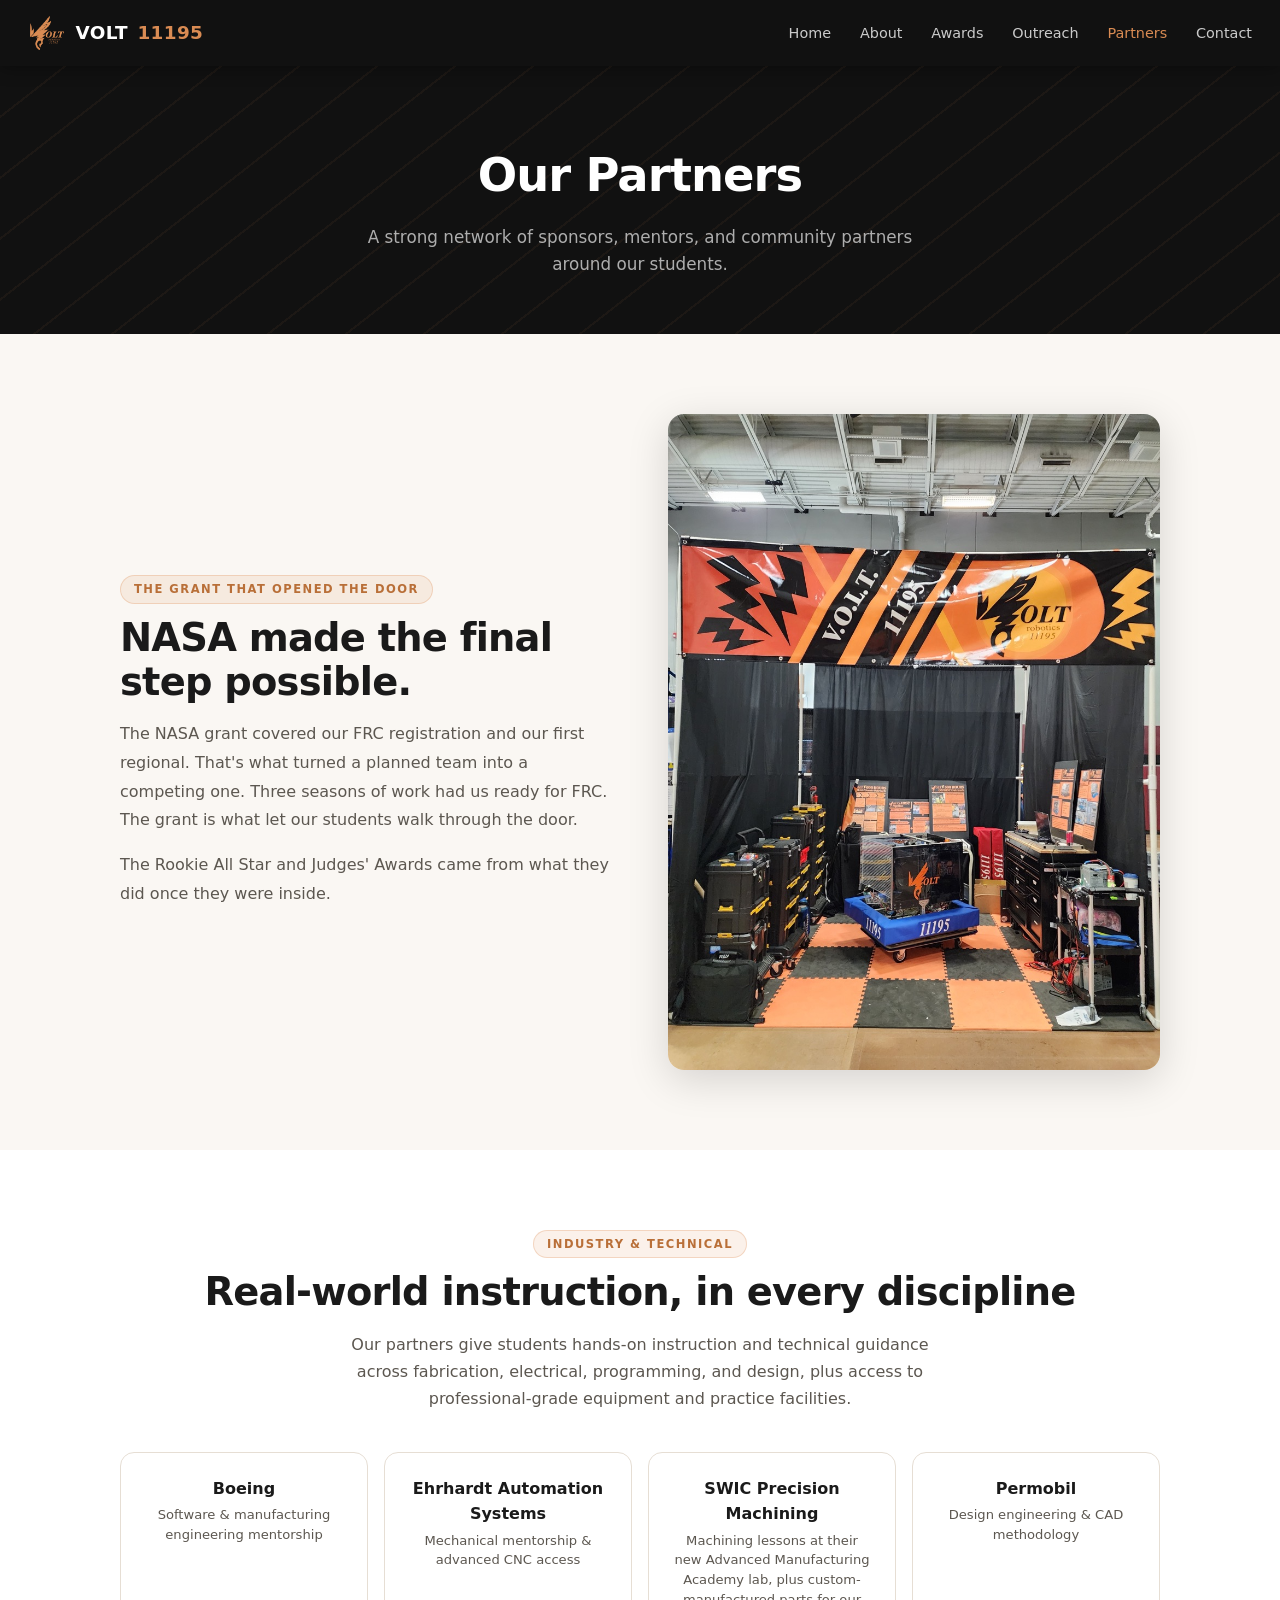
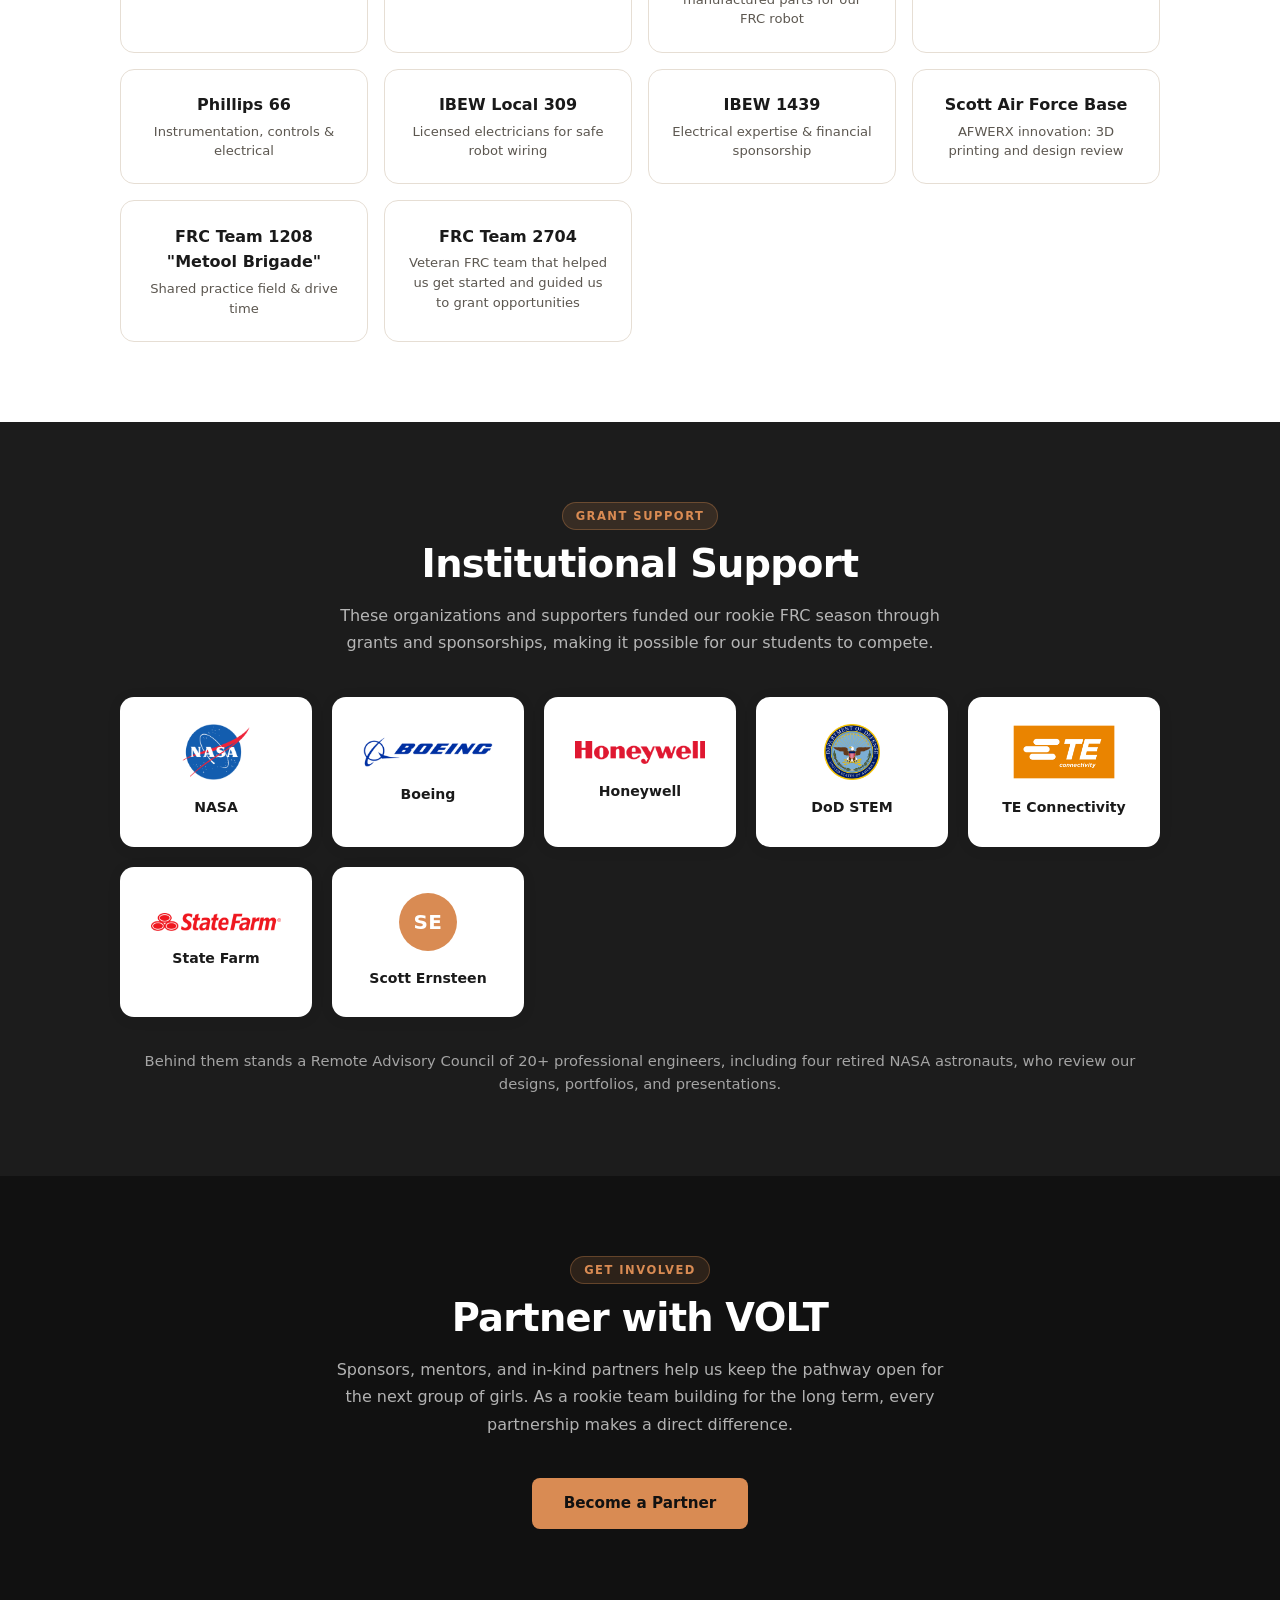
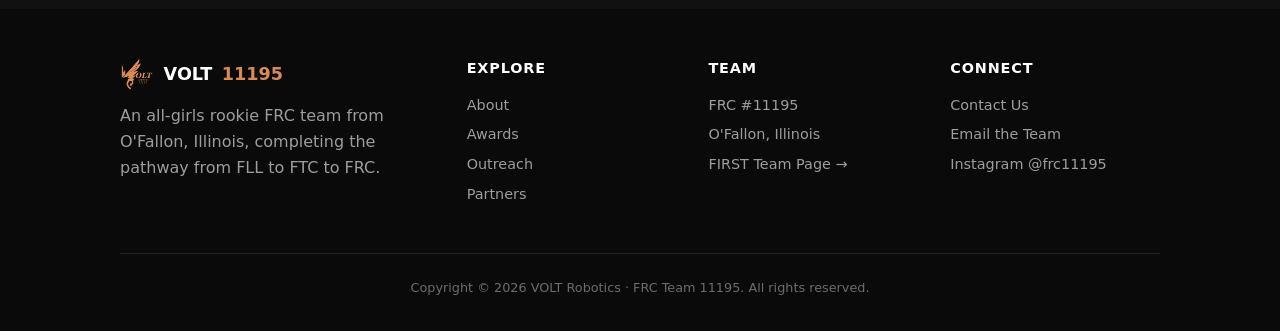
<file: partners.html>
<!DOCTYPE html>
<html lang="en">
<head>
  <meta charset="UTF-8">
  <meta name="viewport" content="width=device-width, initial-scale=1.0">
  <title>Partners – VOLT Robotics FRC 11195</title>
  <meta name="description" content="The sponsors, mentors, and community partners who make VOLT FRC 11195 possible, from NASA to IBEW, SWIC, and Boeing.">
  <link rel="stylesheet" href="css/styles.css">
</head>
<body>

<nav>
  <a class="nav-logo" href="index.html"><img src="images/volt-logo.png" alt="VOLT Robotics"> VOLT <span>11195</span></a>
  <ul class="nav-links">
    <li><a href="index.html">Home</a></li>
    <li><a href="about.html">About</a></li>
    <li><a href="awards.html">Awards</a></li>
    <li><a href="outreach.html">Outreach</a></li>
    <li><a href="partners.html">Partners</a></li>
    <li><a href="contact.html">Contact</a></li>
  </ul>
  <button class="nav-hamburger" aria-label="Menu"><span></span><span></span><span></span></button>
</nav>

<div class="page-hero">
  <h1>Our Partners</h1>
  <p>A strong network of sponsors, mentors, and community partners around our students.</p>
</div>

<!-- NASA GRANT -->
<section class="bg-light">
  <div class="container split fade-in">
    <div>
      <span class="section-tag">The Grant That Opened the Door</span>
      <h2 class="section-title">NASA made the final step possible.</h2>
      <p style="color:var(--text-faded); line-height:1.8; margin-bottom:1rem;">The NASA grant covered our FRC registration and our first regional. That's what turned a planned team into a competing one. Three seasons of work had us ready for FRC. The grant is what let our students walk through the door.</p>
      <p style="color:var(--text-faded); line-height:1.8;">The Rookie All Star and Judges' Awards came from what they did once they were inside.</p>
    </div>
    <div><img src="images/pit-booth.jpg" alt="VOLT pit booth at competition" loading="lazy"></div>
  </div>
</section>

<!-- PARTNER GROUPS -->
<section class="bg-white">
  <div class="container fade-in">
    <div class="text-center">
      <span class="section-tag">Industry &amp; Technical</span>
      <h2 class="section-title">Real-world instruction, in every discipline</h2>
      <p class="section-sub">Our partners give students hands-on instruction and technical guidance across fabrication, electrical, programming, and design, plus access to professional-grade equipment and practice facilities.</p>
    </div>
    <div class="partner-grid">
      <div class="partner-card"><div class="p-name">Boeing</div><div class="p-role">Software &amp; manufacturing engineering mentorship</div></div>
      <div class="partner-card"><div class="p-name">Ehrhardt Automation Systems</div><div class="p-role">Mechanical mentorship &amp; advanced CNC access</div></div>
      <div class="partner-card"><div class="p-name">SWIC Precision Machining</div><div class="p-role">Machining lessons at their new Advanced Manufacturing Academy lab, plus custom-manufactured parts for our FRC robot</div></div>
      <div class="partner-card"><div class="p-name">Permobil</div><div class="p-role">Design engineering &amp; CAD methodology</div></div>
      <div class="partner-card"><div class="p-name">Phillips 66</div><div class="p-role">Instrumentation, controls &amp; electrical</div></div>
      <div class="partner-card"><div class="p-name">IBEW Local 309</div><div class="p-role">Licensed electricians for safe robot wiring</div></div>
      <div class="partner-card"><div class="p-name">IBEW 1439</div><div class="p-role">Electrical expertise &amp; financial sponsorship</div></div>
      <div class="partner-card"><div class="p-name">Scott Air Force Base</div><div class="p-role">AFWERX innovation: 3D printing and design review</div></div>
      <div class="partner-card"><div class="p-name">FRC Team 1208 "Metool Brigade"</div><div class="p-role">Shared practice field &amp; drive time</div></div>
      <div class="partner-card"><div class="p-name">FRC Team 2704</div><div class="p-role">Veteran FRC team that helped us get started and guided us to grant opportunities</div></div>
    </div>
  </div>
</section>

<section class="bg-dark-2">
  <div class="container fade-in">
    <div class="text-center">
      <span class="section-tag">Grant Support</span>
      <h2 class="section-title" style="color:white;">Institutional Support</h2>
      <p class="section-sub">These organizations and supporters funded our rookie FRC season through grants and sponsorships, making it possible for our students to compete.</p>
    </div>
    <div class="logo-grid">
      <div class="logo-card"><img src="images/logos/nasa.png" alt="NASA" loading="lazy"><div class="p-name">NASA</div></div>
      <div class="logo-card"><img src="images/logos/boeing.png" alt="Boeing" loading="lazy"><div class="p-name">Boeing</div></div>
      <div class="logo-card"><img src="images/logos/honeywell.png" alt="Honeywell" loading="lazy"><div class="p-name">Honeywell</div></div>
      <div class="logo-card"><img src="images/logos/dod.png" alt="DoD STEM" loading="lazy"><div class="p-name">DoD STEM</div></div>
      <div class="logo-card"><img src="images/logos/te.png" alt="TE Connectivity" loading="lazy"><div class="p-name">TE Connectivity</div></div>
      <div class="logo-card"><img src="images/logos/statefarm.png" alt="State Farm" loading="lazy"><div class="p-name">State Farm</div></div>
      <div class="logo-card"><div class="logo-mono">SE</div><div class="p-name">Scott Ernsteen</div></div>
    </div>
    <p style="text-align:center; color:rgba(255,255,255,0.6); margin-top:2rem; font-size:0.92rem;">Behind them stands a Remote Advisory Council of 20+ professional engineers, including four retired NASA astronauts, who review our designs, portfolios, and presentations.</p>
  </div>
</section>

<!-- BECOME A PARTNER -->
<section class="bg-dark">
  <div class="container text-center fade-in">
    <span class="section-tag">Get Involved</span>
    <h2 class="section-title" style="color:white;">Partner with VOLT</h2>
    <p class="section-sub">Sponsors, mentors, and in-kind partners help us keep the pathway open for the next group of girls. As a rookie team building for the long term, every partnership makes a direct difference.</p>
    <a href="contact.html" class="btn btn-orange">Become a Partner</a>
  </div>
</section>

<footer>
  <div class="footer-inner">
    <div>
      <div class="footer-brand"><img src="images/volt-logo.png" alt="VOLT"> VOLT <span>11195</span></div>
      <p>An all-girls rookie FRC team from O'Fallon, Illinois, completing the pathway from FLL to FTC to FRC.</p>
    </div>
    <div class="footer-col"><h4>Explore</h4><a href="about.html">About</a><a href="awards.html">Awards</a><a href="outreach.html">Outreach</a><a href="partners.html">Partners</a></div>
    <div class="footer-col"><h4>Team</h4><p>FRC #11195</p><p>O'Fallon, Illinois</p><a href="https://frc-events.firstinspires.org/team/11195" target="_blank" rel="noopener">FIRST Team Page →</a></div>
    <div class="footer-col"><h4>Connect</h4><a href="contact.html">Contact Us</a><a href="mailto:george.a.mitchom@gmail.com">Email the Team</a><a href="https://www.instagram.com/frc11195/" target="_blank" rel="noopener">Instagram @frc11195</a></div>
  </div>
  <div class="footer-bottom">Copyright © 2026 VOLT Robotics · FRC Team 11195. All rights reserved.</div>
</footer>

<script src="js/main.js"></script>
</body>
</html>
</file>
<file: css/styles.css>
:root {
  --orange: #d98b53;       /* primary brand orange */
  --orange-bright: #e2984f; /* accent / hover */
  --orange-deep: #b96f38;  /* darker orange for text on light */
  --black: #111111;        /* primary dark */
  --black-2: #1c1c1c;      /* secondary dark section */
  --black-3: #262626;      /* card on dark */
  --light: #faf7f3;        /* warm off-white background */
  --gray-line: #e6ded4;    /* warm border */
  --text-dark: #1a1a1a;
  --text-faded: #5c5750;
  --white: #ffffff;
  --nav-height: 66px;
}

*, *::before, *::after { box-sizing: border-box; margin: 0; padding: 0; }

body { font-family: 'Segoe UI', system-ui, -apple-system, Roboto, sans-serif; color: var(--text-dark); background: var(--white); line-height: 1.6; }
img { max-width: 100%; }
a { color: inherit; }

/* NAV */
nav {
  position: sticky; top: 0; z-index: 100;
  background: var(--black);
  display: flex; align-items: center; justify-content: space-between;
  padding: 0 1.75rem; height: var(--nav-height);
  box-shadow: 0 2px 16px rgba(0,0,0,0.35);
}
.nav-logo { display: flex; align-items: center; gap: 0.6rem; text-decoration: none; font-weight: 800; font-size: 1.15rem; color: white; letter-spacing: 0.02em; }
.nav-logo img { height: 38px; width: auto; display: block; }
.nav-logo span { color: var(--orange); }
.nav-links { list-style: none; display: flex; gap: 1.8rem; }
.nav-links a { text-decoration: none; color: rgba(255,255,255,0.78); font-size: 0.9rem; font-weight: 500; transition: color 0.2s; }
.nav-links a:hover, .nav-links a.active { color: var(--orange); }
.nav-hamburger { display: none; background: none; border: none; cursor: pointer; padding: 4px; }
.nav-hamburger span { display: block; width: 22px; height: 2px; background: white; margin: 5px 0; border-radius: 2px; }

/* HERO */
.hero {
  position: relative; min-height: 560px;
  display: flex; align-items: center; justify-content: center; text-align: center;
  padding: 5rem 1.5rem; overflow: hidden;
  background: var(--black);
}
.hero-bg { position: absolute; inset: 0; background-size: cover; background-position: center; }
.hero-overlay { position: absolute; inset: 0; background: linear-gradient(180deg, rgba(17,17,17,0.72), rgba(17,17,17,0.86)); }
.hero::after { /* electric diagonal stripes */
  content: ''; position: absolute; inset: 0; pointer-events: none;
  background: repeating-linear-gradient(-38deg, transparent, transparent 46px, rgba(217,139,83,0.06) 46px, rgba(217,139,83,0.06) 48px);
}
.hero-content { position: relative; z-index: 2; max-width: 780px; }
.hero-eyebrow {
  display: inline-block; font-size: 0.74rem; font-weight: 700; text-transform: uppercase; letter-spacing: 0.16em;
  color: var(--orange); background: rgba(217,139,83,0.14); padding: 5px 15px; border-radius: 100px;
  margin-bottom: 1.25rem; border: 1px solid rgba(217,139,83,0.35);
}
.hero h1 { font-size: clamp(2.3rem, 6vw, 4.1rem); font-weight: 900; color: white; line-height: 1.05; letter-spacing: -0.02em; margin-bottom: 1.1rem; }
.hero h1 em { color: var(--orange); font-style: normal; }
.hero p { font-size: 1.14rem; color: rgba(255,255,255,0.72); margin-bottom: 2rem; line-height: 1.6; }
.hero-btns { display: flex; gap: 1rem; justify-content: center; flex-wrap: wrap; }

/* BUTTONS */
.btn { display: inline-block; padding: 0.85rem 2rem; border-radius: 8px; font-size: 0.95rem; font-weight: 700; text-decoration: none; cursor: pointer; border: none; transition: transform 0.15s, box-shadow 0.15s, background 0.2s, color 0.2s; }
.btn:hover { transform: translateY(-2px); box-shadow: 0 6px 22px rgba(0,0,0,0.22); }
.btn-orange { background: var(--orange); color: var(--black); }
.btn-orange:hover { background: var(--orange-bright); }
.btn-outline { background: transparent; color: white; border: 2px solid rgba(255,255,255,0.4); }
.btn-outline:hover { border-color: var(--orange); color: var(--orange); }
.btn-dark { background: var(--black); color: white; }

/* SECTIONS */
section { padding: 5rem 1.5rem; }
.container { max-width: 1040px; margin: 0 auto; }
.text-center { text-align: center; }
.bg-light { background: var(--light); }
.bg-dark { background: var(--black); color: white; }
.bg-dark-2 { background: var(--black-2); color: white; }
.bg-white { background: var(--white); }

.section-tag {
  display: inline-block; font-size: 0.72rem; font-weight: 700; text-transform: uppercase; letter-spacing: 0.13em;
  color: var(--orange-deep); background: rgba(217,139,83,0.12); padding: 4px 13px; border-radius: 100px;
  margin-bottom: 0.75rem; border: 1px solid rgba(217,139,83,0.28);
}
.bg-dark .section-tag, .bg-dark-2 .section-tag { color: var(--orange); background: rgba(217,139,83,0.14); border-color: rgba(217,139,83,0.32); }
.section-title { font-size: clamp(1.7rem, 3.4vw, 2.4rem); font-weight: 800; letter-spacing: -0.02em; line-height: 1.15; margin-bottom: 1rem; }
.section-sub { color: var(--text-faded); max-width: 620px; margin: 0 auto 2.5rem; line-height: 1.7; }
.bg-dark .section-sub, .bg-dark-2 .section-sub { color: rgba(255,255,255,0.68); }

/* PAGE HERO (interior) */
.page-hero { background: var(--black); color: white; text-align: center; padding: 4.5rem 1.5rem 3.5rem; position: relative; overflow: hidden; }
.page-hero::after { content: ''; position: absolute; inset: 0; pointer-events: none; background: repeating-linear-gradient(-38deg, transparent, transparent 46px, rgba(217,139,83,0.06) 46px, rgba(217,139,83,0.06) 48px); }
.page-hero > * { position: relative; z-index: 1; }
.page-hero h1 { font-size: clamp(1.9rem, 4vw, 2.9rem); font-weight: 900; letter-spacing: -0.02em; margin-bottom: 0.75rem; }
.page-hero p { color: rgba(255,255,255,0.66); max-width: 560px; margin: 0 auto; font-size: 1.05rem; }

/* STATS BAR */
.stats-row { display: flex; flex-wrap: wrap; justify-content: center; gap: 3rem; padding: 0.5rem 0; }
.stat-num { font-size: 2.5rem; font-weight: 900; color: var(--orange); line-height: 1; }
.stat-label { font-size: 0.8rem; font-weight: 600; text-transform: uppercase; letter-spacing: 0.07em; color: rgba(255,255,255,0.65); margin-top: 0.45rem; }

/* GRIDS + CARDS */
.cards-grid { display: grid; grid-template-columns: repeat(auto-fit, minmax(260px, 1fr)); gap: 1.5rem; }
.features-row { display: grid; grid-template-columns: repeat(auto-fit, minmax(240px, 1fr)); gap: 1.5rem; margin-top: 2.5rem; }
.card {
  background: white; border: 1px solid var(--gray-line); border-radius: 16px; padding: 2rem;
  box-shadow: 0 2px 16px rgba(0,0,0,0.05); transition: transform 0.18s, box-shadow 0.18s;
}
.card:hover { transform: translateY(-4px); box-shadow: 0 10px 30px rgba(0,0,0,0.09); }
.card .icon { font-size: 1.8rem; margin-bottom: 0.75rem; }
.card h3, .card .card-name { font-size: 1.15rem; font-weight: 800; margin-bottom: 0.3rem; }
.card .card-role { font-size: 0.82rem; font-weight: 600; color: var(--orange-deep); text-transform: uppercase; letter-spacing: 0.04em; margin-bottom: 0.6rem; }
.card p, .card .card-bio { font-size: 0.92rem; color: var(--text-faded); line-height: 1.65; }
.card-top { border-top: 3px solid var(--orange); }
.card img { border-radius: 12px; aspect-ratio: 4/3; object-fit: cover; width: 100%; margin-bottom: 1rem; }

/* FEATURE CARD (dark) */
.feature-dark { background: var(--black-3); border: 1px solid rgba(255,255,255,0.08); border-radius: 16px; padding: 1.75rem; }
.feature-dark .icon { font-size: 1.7rem; margin-bottom: 0.6rem; }
.feature-dark h3 { color: white; font-size: 1.1rem; font-weight: 800; margin-bottom: 0.4rem; }
.feature-dark p { color: rgba(255,255,255,0.62); font-size: 0.9rem; line-height: 1.6; }

/* SPLIT SECTION */
.split { display: grid; grid-template-columns: 1fr 1fr; gap: 3.5rem; align-items: center; }
.split img { border-radius: 16px; box-shadow: 0 10px 40px rgba(0,0,0,0.15); width: 100%; display: block; }

/* PATHWAY */
.pathway { display: flex; flex-wrap: wrap; justify-content: center; align-items: stretch; gap: 0.75rem; margin-top: 2.5rem; }
.pathway-step { background: var(--black-3); border: 1px solid rgba(255,255,255,0.08); border-radius: 14px; padding: 1.4rem 1.6rem; min-width: 150px; flex: 1; max-width: 210px; text-align: center; }
.pathway-step .lvl { font-size: 1.3rem; font-weight: 900; color: var(--orange); }
.pathway-step .desc { font-size: 0.82rem; color: rgba(255,255,255,0.62); margin-top: 0.3rem; }
.pathway-arrow { display: flex; align-items: center; color: var(--orange); font-size: 1.5rem; font-weight: 900; }

/* AWARD ROWS */
.award-block { margin-bottom: 2.5rem; }
.award-season { font-size: 0.78rem; font-weight: 700; text-transform: uppercase; letter-spacing: 0.12em; color: var(--orange-deep); margin-bottom: 1rem; padding-bottom: 0.5rem; border-bottom: 2px solid var(--gray-line); }
.award-grid { display: grid; grid-template-columns: repeat(auto-fit, minmax(260px, 1fr)); gap: 1rem; }
.award-card { display: flex; gap: 0.9rem; align-items: flex-start; background: white; border: 1px solid var(--gray-line); border-left: 3px solid var(--orange); border-radius: 12px; padding: 1.1rem 1.25rem; }
.award-card .trophy { font-size: 1.3rem; flex-shrink: 0; }
.award-card .aw-name { font-weight: 800; font-size: 0.98rem; }
.award-card .aw-event { font-size: 0.83rem; color: var(--text-faded); margin-top: 0.15rem; }

/* SPONSOR / PARTNER GRID */
.partner-grid { display: grid; grid-template-columns: repeat(auto-fit, minmax(200px, 1fr)); gap: 1rem; margin-top: 2rem; }
.partner-card { background: white; border: 1px solid var(--gray-line); border-radius: 14px; padding: 1.4rem; text-align: center; }
.partner-card .p-name { font-weight: 800; font-size: 1rem; margin-bottom: 0.25rem; }
.partner-card .p-role { font-size: 0.82rem; color: var(--text-faded); line-height: 1.5; }

/* LOGO WALL */
.logo-grid { display: grid; grid-template-columns: repeat(auto-fit, minmax(170px, 1fr)); gap: 1.25rem; margin-top: 2rem; }
.logo-card { background: white; border-radius: 14px; padding: 1.5rem 1.25rem; display: flex; flex-direction: column; align-items: center; justify-content: center; gap: 1rem; min-height: 150px; box-shadow: 0 2px 16px rgba(0,0,0,0.06); }
.logo-card img { max-height: 56px; max-width: 85%; width: auto; object-fit: contain; }
.logo-card .p-name { font-weight: 700; font-size: 0.88rem; color: var(--text-dark); text-align: center; }
.logo-mono { width: 58px; height: 58px; border-radius: 50%; background: var(--orange); color: #fff; font-weight: 800; font-size: 1.25rem; letter-spacing: 0.02em; display: flex; align-items: center; justify-content: center; }

/* PILLS */
.pill-row { display: flex; flex-wrap: wrap; gap: 0.6rem; justify-content: center; margin-top: 1.5rem; }
.pill { background: rgba(217,139,83,0.12); color: var(--orange-deep); border: 1px solid rgba(217,139,83,0.28); font-size: 0.85rem; font-weight: 600; padding: 0.5rem 1.1rem; border-radius: 100px; }
.bg-dark .pill, .bg-dark-2 .pill { background: rgba(255,255,255,0.07); color: rgba(255,255,255,0.85); border-color: rgba(255,255,255,0.15); }

/* FAQ */
.faq-grid { display: grid; grid-template-columns: repeat(auto-fit, minmax(300px, 1fr)); gap: 1.25rem; text-align: left; }
.faq-item { background: white; border: 1px solid var(--gray-line); border-radius: 14px; padding: 1.5rem; }
.faq-item h4 { font-size: 1rem; font-weight: 800; margin-bottom: 0.5rem; color: var(--orange-deep); }
.faq-item p { font-size: 0.92rem; color: var(--text-faded); line-height: 1.65; }

/* CONTACT FORM */
.contact-wrap { background: white; border: 1px solid var(--gray-line); border-radius: 20px; padding: 2.5rem; max-width: 640px; margin: 2.5rem auto 0; box-shadow: 0 4px 24px rgba(0,0,0,0.06); }
.form-group { margin-bottom: 1.15rem; }
.form-group label { display: block; font-size: 0.85rem; font-weight: 600; margin-bottom: 0.4rem; }
.form-group input, .form-group textarea { width: 100%; padding: 0.75rem 0.9rem; border: 1px solid var(--gray-line); border-radius: 8px; font: inherit; font-size: 0.95rem; background: var(--light); }
.form-group input:focus, .form-group textarea:focus { outline: none; border-color: var(--orange); box-shadow: 0 0 0 3px rgba(217,139,83,0.15); background: white; }
.form-row { display: grid; grid-template-columns: 1fr 1fr; gap: 1rem; }
.form-success { display: none; background: #edf7ed; color: #256b29; border-radius: 12px; padding: 1.5rem; text-align: center; font-weight: 600; }

.contact-info { display: grid; grid-template-columns: repeat(auto-fit, minmax(200px, 1fr)); gap: 1.5rem; margin-top: 2.5rem; }
.contact-info .ci { text-align: center; }
.contact-info .ci .icon { font-size: 1.5rem; margin-bottom: 0.5rem; }
.contact-info .ci h4 { font-size: 0.95rem; margin-bottom: 0.3rem; }
.contact-info .ci p, .contact-info .ci a { font-size: 0.9rem; color: var(--text-faded); text-decoration: none; }
.contact-info .ci a:hover { color: var(--orange-deep); }

/* FADE-IN */
.fade-in { opacity: 0; transform: translateY(22px); transition: opacity 0.55s ease, transform 0.55s ease; }
.fade-in.visible { opacity: 1; transform: none; }

/* FOOTER */
footer { background: #0a0a0a; color: rgba(255,255,255,0.6); padding: 3rem 2rem 2rem; }
.footer-inner { max-width: 1040px; margin: 0 auto; display: grid; grid-template-columns: 1.5fr 1fr 1fr 1fr; gap: 2rem; }
.footer-col h4 { color: white; font-size: 0.9rem; margin-bottom: 0.9rem; text-transform: uppercase; letter-spacing: 0.06em; }
.footer-col a, .footer-col p { display: block; color: rgba(255,255,255,0.6); text-decoration: none; font-size: 0.9rem; margin-bottom: 0.5rem; line-height: 1.5; }
.footer-col a:hover { color: var(--orange); }
.footer-brand { display: flex; align-items: center; gap: 0.6rem; font-weight: 800; color: white; font-size: 1.1rem; margin-bottom: 0.75rem; }
.footer-brand img { height: 34px; }
.footer-brand span { color: var(--orange); }
.footer-bottom { max-width: 1040px; margin: 2.5rem auto 0; padding-top: 1.5rem; border-top: 1px solid rgba(255,255,255,0.1); font-size: 0.8rem; color: rgba(255,255,255,0.4); text-align: center; }

/* RESPONSIVE */
@media (max-width: 860px) {
  .split { grid-template-columns: 1fr; gap: 2rem; }
  .footer-inner { grid-template-columns: 1fr 1fr; }
}
@media (max-width: 780px) {
  .nav-hamburger { display: block; }
  .nav-links { position: absolute; top: var(--nav-height); left: 0; right: 0; background: var(--black); flex-direction: column; gap: 0; padding: 0.5rem 0; display: none; box-shadow: 0 8px 20px rgba(0,0,0,0.4); }
  .nav-links.open { display: flex; }
  .nav-links li { width: 100%; }
  .nav-links a { display: block; padding: 0.9rem 1.75rem; }
  section { padding: 3.5rem 1.25rem; }
  .stats-row { gap: 1.75rem; }
  .form-row { grid-template-columns: 1fr; }
  .footer-inner { grid-template-columns: 1fr; }
  .pathway-arrow { transform: rotate(90deg); }
}
</file>
